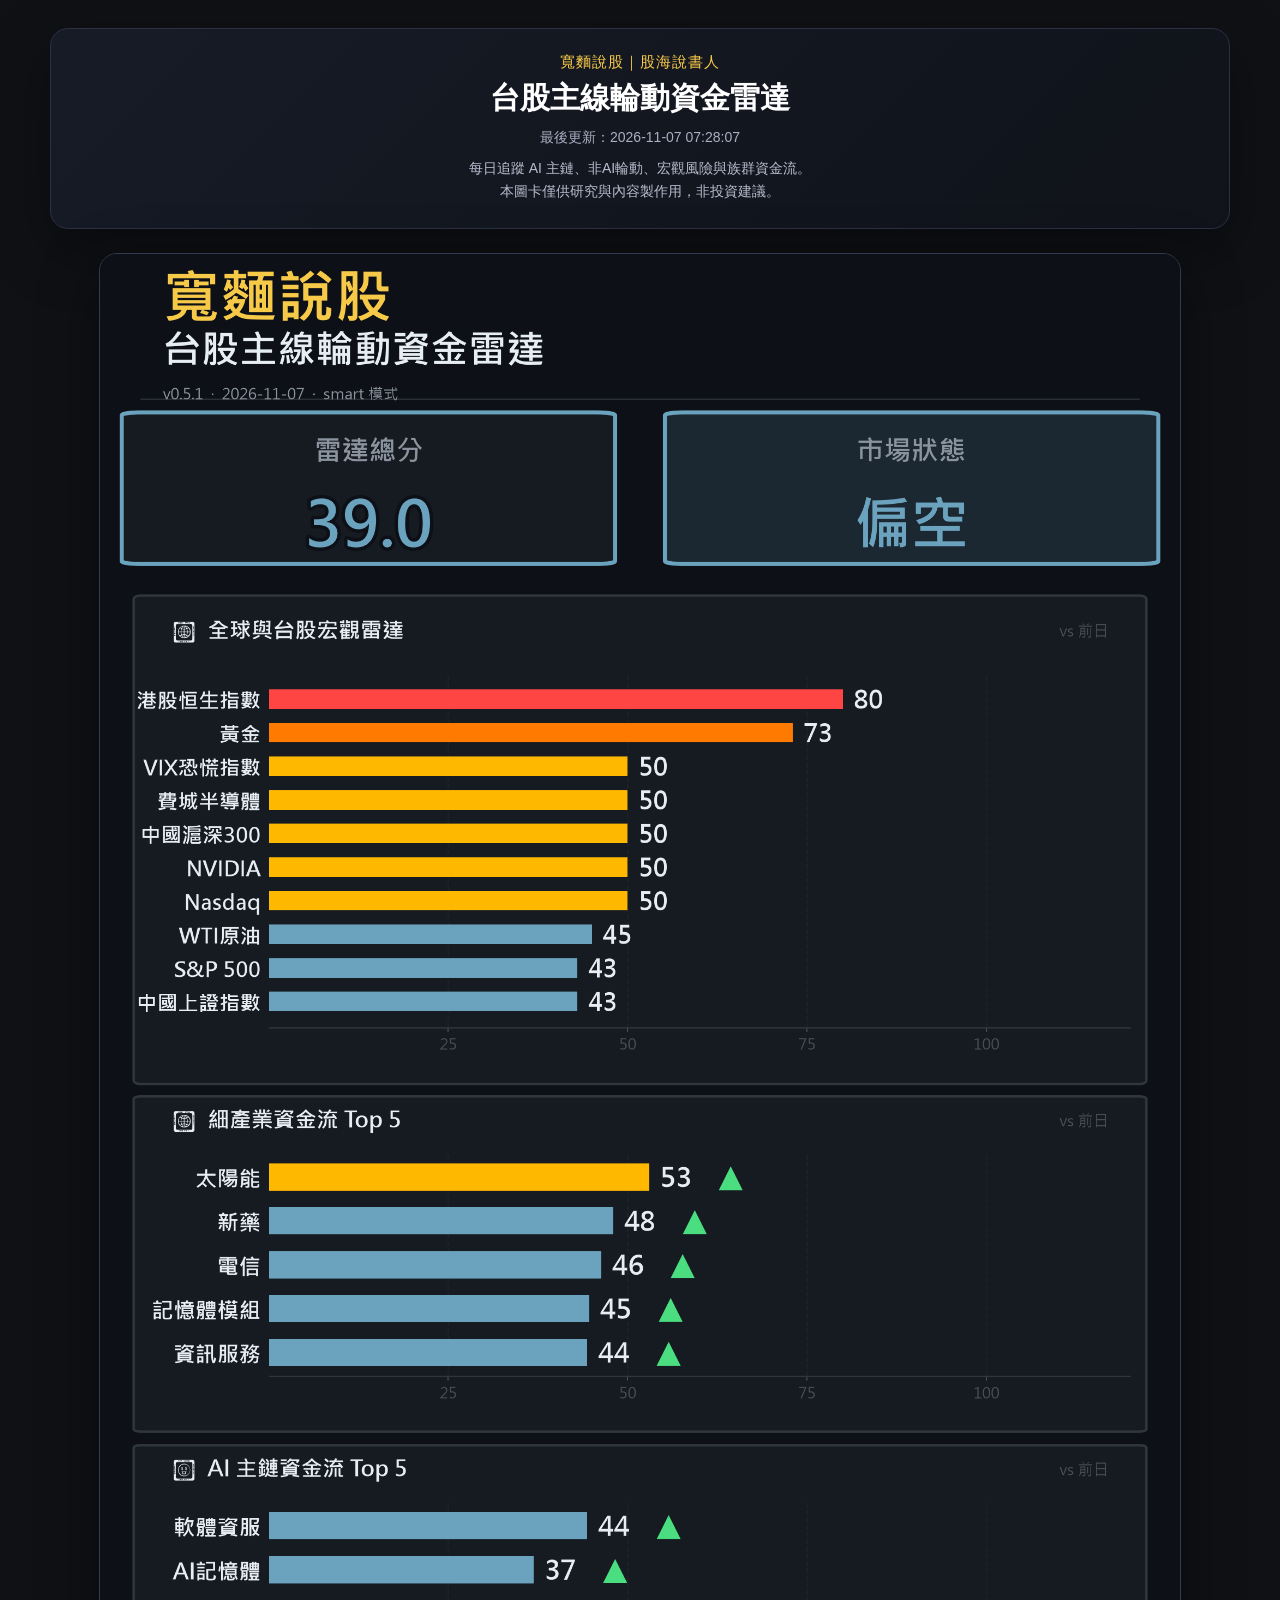
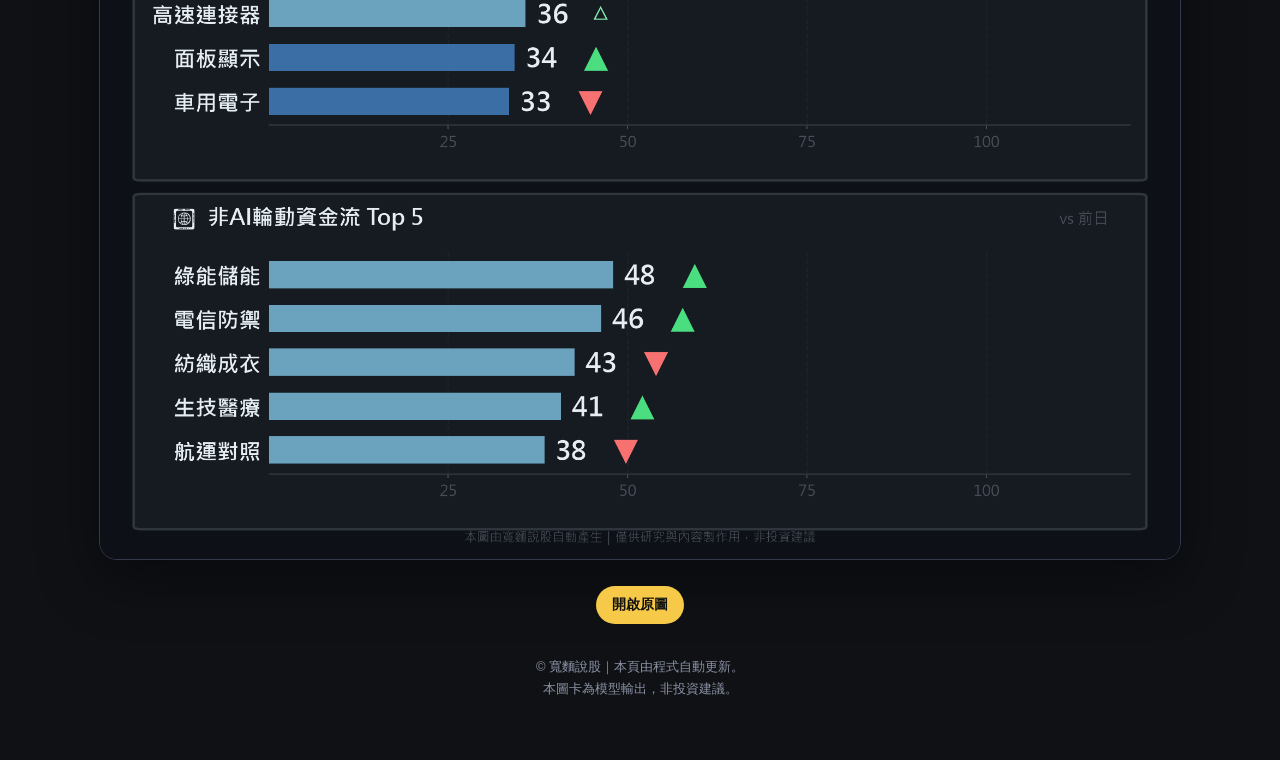
<file: index.html>
<!DOCTYPE html>
<html lang="zh-Hant">
<head>
  <meta charset="UTF-8">
  <meta name="viewport" content="width=device-width, initial-scale=1.0">

  <title>寬麵說股｜台股主線輪動資金雷達</title>
  <meta name="description" content="寬麵說股每日台股主線輪動資金雷達圖卡。">

  <style>
    body {
      margin: 0;
      padding: 0;
      background: #0f1115;
      color: #e8e8e8;
      font-family: -apple-system, BlinkMacSystemFont, "Microsoft JhengHei", "Noto Sans TC", Arial, sans-serif;
    }

    .container {
      max-width: 1180px;
      margin: 0 auto;
      padding: 28px 16px 60px;
      text-align: center;
    }

    .hero {
      margin-bottom: 22px;
      padding: 24px 20px;
      border: 1px solid #2b3142;
      border-radius: 18px;
      background: linear-gradient(135deg, #171b26, #10131a);
      box-shadow: 0 20px 60px rgba(0,0,0,0.35);
    }

    .brand {
      color: #f7c948;
      font-size: 15px;
      letter-spacing: 1px;
      margin-bottom: 6px;
    }

    h1 {
      margin: 4px 0 10px;
      font-size: 30px;
      color: #ffffff;
      line-height: 1.35;
    }

    .updated {
      color: #a8b0c2;
      font-size: 14px;
    }

    .notice {
      margin-top: 10px;
      color: #b7becf;
      font-size: 14px;
      line-height: 1.7;
    }

    .dashboard-wrap {
      margin-top: 24px;
    }

    .dashboard {
      width: 100%;
      max-width: 1080px;
      border-radius: 18px;
      border: 1px solid #333a4d;
      box-shadow: 0 18px 60px rgba(0,0,0,0.45);
      background: #111;
    }

    .actions {
      margin-top: 22px;
      display: flex;
      justify-content: center;
      gap: 12px;
      flex-wrap: wrap;
    }

    .btn {
      display: inline-block;
      padding: 10px 16px;
      border-radius: 999px;
      background: #f7c948;
      color: #111;
      text-decoration: none;
      font-weight: 700;
      font-size: 14px;
    }

    .footer {
      margin-top: 32px;
      color: #8a91a3;
      font-size: 13px;
      line-height: 1.7;
    }

    @media (max-width: 768px) {
      h1 {
        font-size: 24px;
      }

      .container {
        padding: 18px 10px 40px;
      }

      .hero {
        padding: 20px 14px;
      }

      .dashboard {
        border-radius: 12px;
      }
    }
  </style>
</head>

<body>
  <div class="container">
    <section class="hero">
      <div class="brand">寬麵說股｜股海說書人</div>
      <h1>台股主線輪動資金雷達</h1>
      <div class="updated">最後更新：2026-11-07 07:28:07</div>
      <div class="notice">
        每日追蹤 AI 主鏈、非AI輪動、宏觀風險與族群資金流。<br>
        本圖卡僅供研究與內容製作用，非投資建議。
      </div>
    </section>

    <section class="dashboard-wrap">
      <img class="dashboard" src="dashboard.png?v=20261107" alt="寬麵說股 台股主線輪動資金雷達">
    </section>

    <div class="actions">
      <a class="btn" href="dashboard.png?v=20261107" target="_blank">開啟原圖</a>
    </div>

    <div class="footer">
      © 寬麵說股｜本頁由程式自動更新。<br>
      本圖卡為模型輸出，非投資建議。
    </div>
  </div>
</body>
</html>
</file>
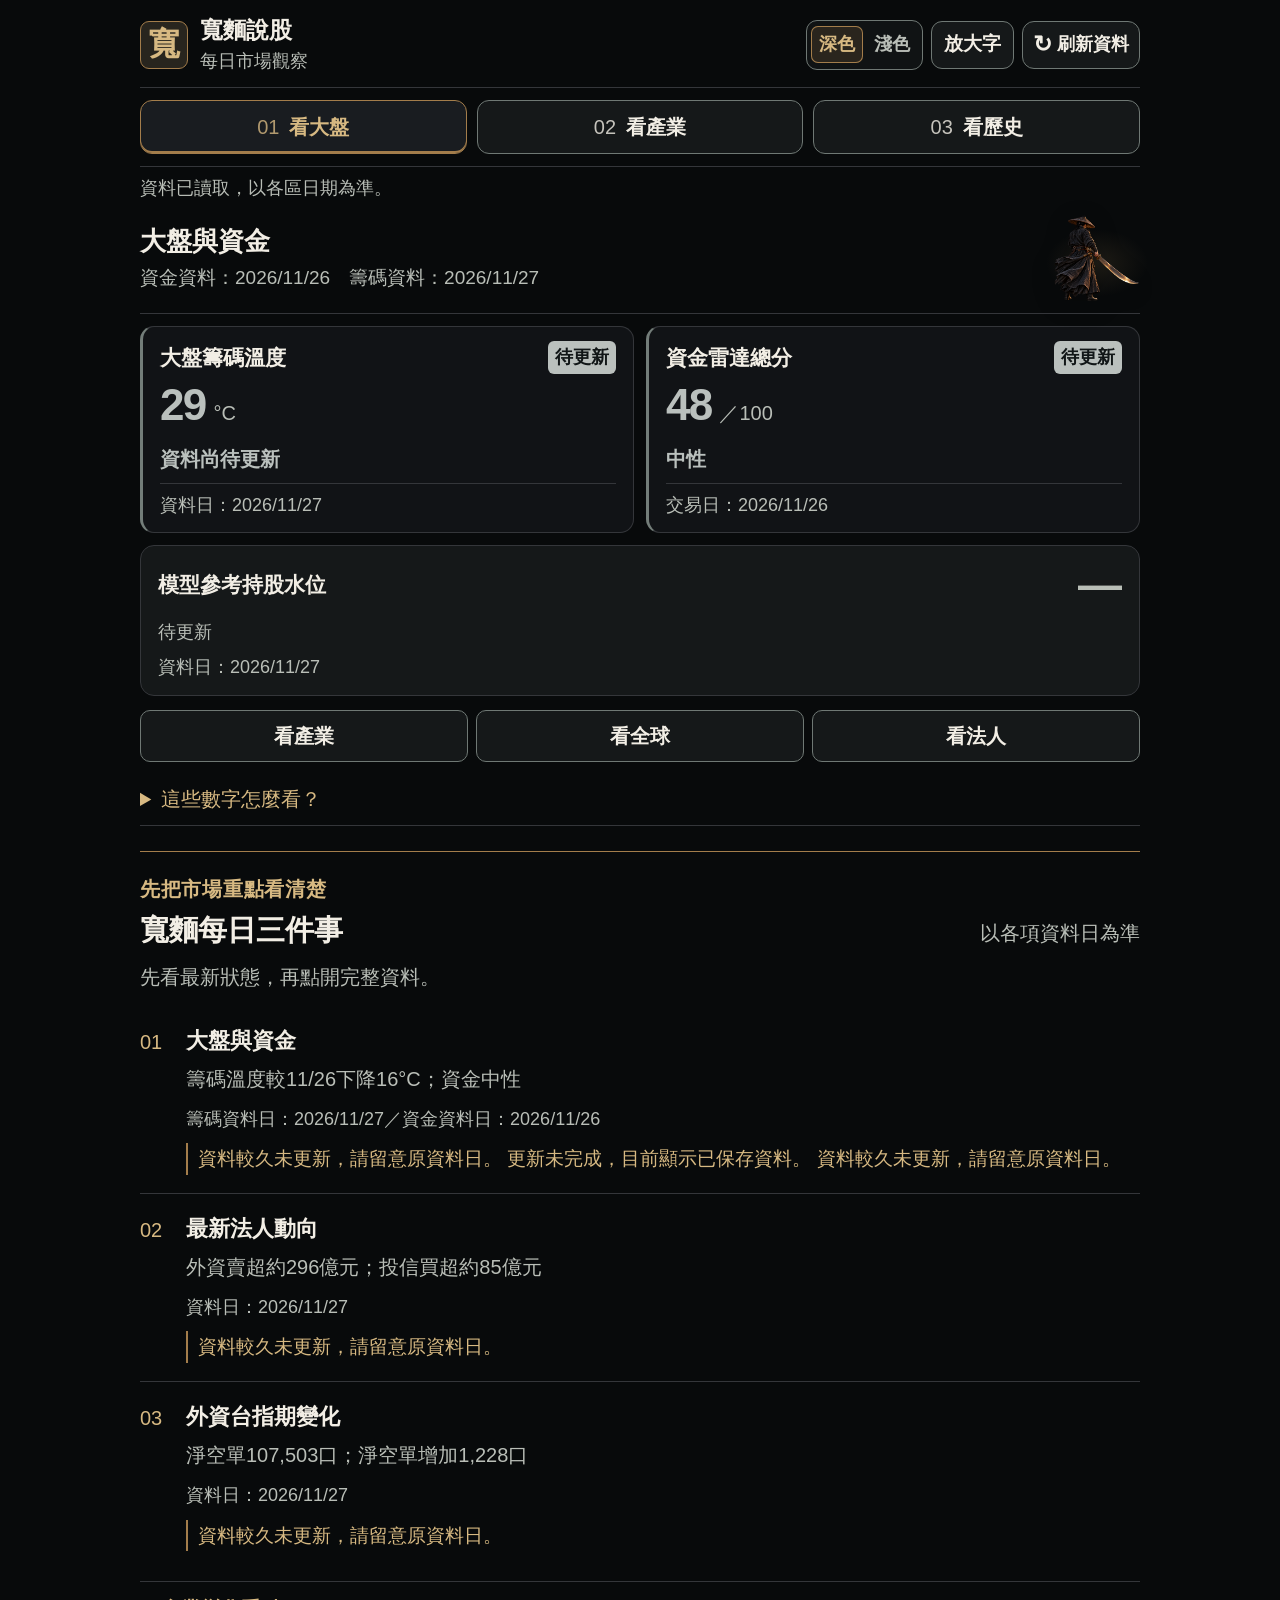
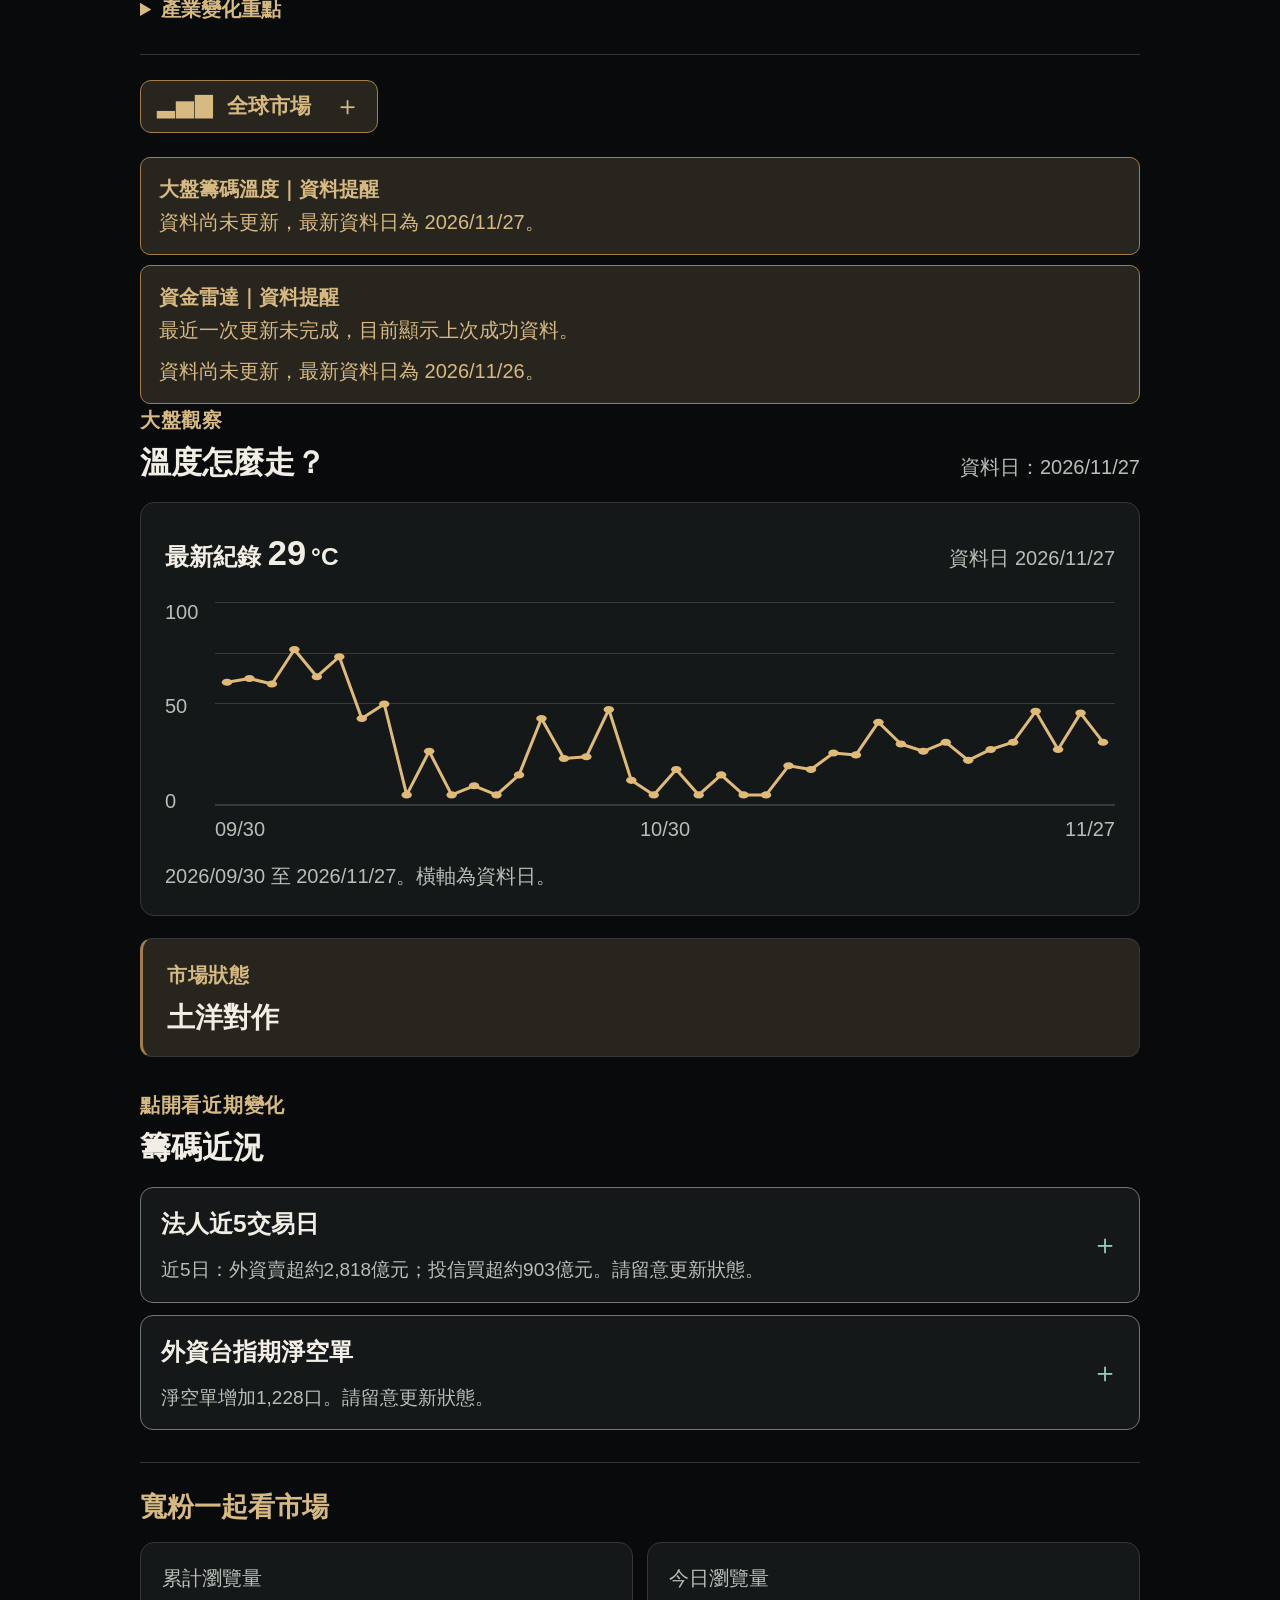
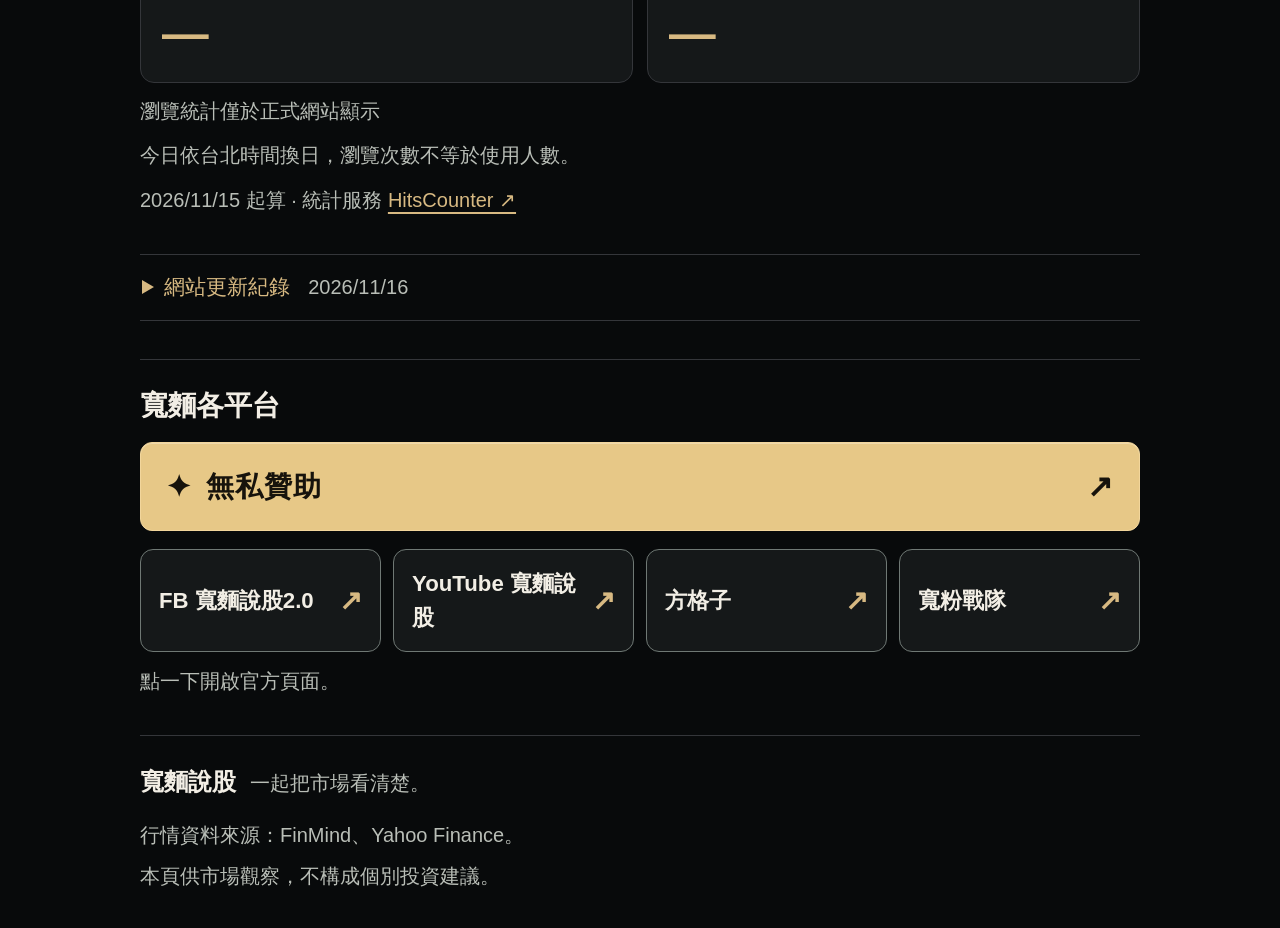
<file: web/index.html>
<!doctype html>
<html lang="zh-Hant-TW" data-theme="dark" data-text-size="standard">
  <head>
    <meta charset="UTF-8">
    <meta name="viewport" content="width=device-width, initial-scale=1">
    <meta id="theme-color" name="theme-color" content="#080A0B">
    <meta name="kuanmian-ui-version" content="20261127-26">
    <meta name="description" content="寬麵說股：一起看懂大盤籌碼溫度、產業資金與歷史變化。">
    <title>寬麵說股｜大盤與資金雷達</title>
    <script>
      (() => {
        let theme = "dark", textSize = "standard";
        try {
          if (localStorage.getItem("kuanmian-theme") === "light") theme = "light";
          if (localStorage.getItem("kuanmian-text-size") === "large") textSize = "large";
        } catch {}
        document.documentElement.dataset.theme = theme;
        document.documentElement.dataset.textSize = textSize;
        document.getElementById("theme-color").setAttribute("content", theme === "light" ? "#F5F1E9" : "#080A0B");
      })();
    </script>
    <link rel="stylesheet" href="./styles.css?v=20261127-26">
    <script src="./app.js?v=20261127-26" defer></script>
  </head>
  <body>
    <a class="skip-link" href="#main-content">跳到主要內容</a>
    <div class="page-shell">
      <header class="site-header">
        <a class="brand" href="./" aria-label="寬麵說股首頁"><span class="brand-mark" aria-hidden="true">寬</span><span>寬麵說股<span class="brand-subtitle">每日市場觀察</span></span></a>
        <div class="header-actions">
          <button id="theme-toggle" class="theme-toggle" type="button" role="switch" aria-checked="true" aria-label="深色模式，切換為淺色"><span class="theme-option-dark" aria-hidden="true">深色</span><span class="theme-option-light" aria-hidden="true">淺色</span></button>
          <button id="font-size-toggle" class="font-size-toggle" type="button" aria-pressed="false" aria-label="目前標準字體，切換為大字">大字</button>
          <button id="refresh-button" class="refresh-button" type="button"><span aria-hidden="true">↻</span> 刷新資料</button>
        </div>
      </header>

      <main id="main-content">
        <section id="version-notice" class="version-notice" aria-label="網站新版提醒" hidden>
          <p>網站有新版，更新後繼續看。</p>
          <div><button id="version-update-button" type="button">點此更新</button><button id="version-dismiss-button" type="button" aria-label="暫時關閉新版提醒">稍後</button></div>
        </section>
        <nav id="view-navigation" class="view-nav" aria-label="選擇觀察內容">
          <div class="view-tabs" role="tablist" aria-label="市場觀察分頁">
            <button id="tab-market" class="view-tab" type="button" role="tab" aria-selected="true" aria-controls="panel-market" tabindex="0" data-view="market"><span class="nav-number" aria-hidden="true">01</span>看大盤</button>
            <button id="tab-industry" class="view-tab" type="button" role="tab" aria-selected="false" aria-controls="panel-industry" tabindex="-1" data-view="industry"><span class="nav-number" aria-hidden="true">02</span>看產業</button>
            <button id="tab-history" class="view-tab" type="button" role="tab" aria-selected="false" aria-controls="panel-history" tabindex="-1" data-view="history"><span class="nav-number" aria-hidden="true">03</span>看歷史</button>
          </div>
        </nav>
        <p id="load-status" class="load-status" role="status" aria-live="polite">正在讀取最新資料…</p>




        <section id="panel-market" class="view-panel" role="tabpanel" aria-labelledby="tab-market" tabindex="0">
        <section class="intro" aria-labelledby="page-title">
          <div class="intro-heading"><h1 id="page-title">大盤與資金</h1><p id="overview-source-date" class="overview-source-date">市場資料日：—</p></div>
          <div id="hero-character-slot" class="hero-character-slot" aria-hidden="true"><img src="./assets/xiaolangke.png?v=20261115-sword" alt="" width="1254" height="1254" decoding="async" draggable="false"></div>
        </section>



        <section class="overview-grid" aria-label="市場總覽">
          <article id="temperature-card" class="overview-card temperature-card" data-signal="unavailable">
            <div class="card-topline"><h2>大盤籌碼溫度</h2><span id="temperature-signal" class="card-tag" role="status" aria-live="polite">讀取中</span></div>
            <div class="score-line"><strong id="temperature-score">—</strong><span id="temperature-scale" class="score-unit">°C</span></div>
            <p id="temperature-state" class="card-state">資料讀取中</p>
            <p id="temperature-date" class="data-date">資料日：—</p>
          </article>
          <article id="radar-card" class="overview-card radar-card" data-signal="unavailable">
            <div class="card-topline"><h2>資金雷達總分</h2><span id="radar-signal" class="card-tag" role="status" aria-live="polite">讀取中</span></div>
            <div class="score-line"><strong id="radar-score">—</strong><span id="radar-scale" class="score-unit">／100</span></div>
            <p id="radar-state" class="card-state">資料讀取中</p>
            <p id="radar-date" class="data-date">交易日：—</p>
          </article>
        </section>

        <section id="holding-reference-card" class="holding-reference-card" aria-labelledby="holding-reference-title" data-available="false">
          <h2 id="holding-reference-title">模型參考持股水位</h2>
          <strong id="holding-reference-value" class="holding-reference-value">—</strong>
          <p id="holding-reference-status" class="holding-reference-status" role="status" aria-live="polite">讀取中</p>
          <p id="holding-reference-date" class="holding-reference-date">資料日：—</p>
        </section>

        <nav class="quick-tools" aria-label="快速查看市場資料">
          <button id="quick-industry-button" type="button">看產業</button>
          <button id="quick-global-button" type="button">看全球</button>
          <button id="quick-chips-button" type="button">看法人</button>
        </nav>
        <details class="reading-guide">
          <summary>這些數字怎麼看？</summary>
          <dl><div><dt>大盤籌碼溫度</dt><dd>搭配狀態標籤，觀察大盤籌碼與風險提醒。</dd></div><div><dt>資金雷達分數</dt><dd>以0–100分觀察資金表現；分數與價格漲跌分開看。</dd></div><div><dt>模型參考持股水位</dt><dd>持股部位的參考比例，請搭配自己的資金安排判斷。</dd></div></dl>
        </details>

        <section id="latest-highlights" class="latest-highlights" aria-labelledby="highlights-title">
          <div class="brief-heading"><div><p class="eyebrow">先把市場重點看清楚</p><h2 id="highlights-title">寬麵每日三件事</h2></div><p id="highlights-date" class="section-date">依各項資料日</p></div>
          <p id="highlights-status" class="brief-status"></p>
          <div id="daily-brief-list" class="highlight-list daily-brief-list"><p class="empty-state">正在整理市場重點…</p></div>
          <details id="industry-highlight-details" class="industry-highlight-details" hidden>
            <summary>產業變化重點</summary>
            <p id="industry-highlights-date" class="section-date"></p>
            <p id="industry-highlights-status" class="brief-status"></p>
            <div id="highlight-list" class="highlight-list"></div>
            <button id="brief-industry-button" class="brief-action" type="button">看產業變化 <span aria-hidden="true">→</span></button>
          </details>
        </section>

        <section class="global-section" aria-label="全球市場行情">
          <button id="global-market-toggle" class="global-market-toggle" type="button" aria-expanded="false" aria-controls="global-market-content" data-disclosure="global-market-content"><span class="global-market-icon" aria-hidden="true">▂▅▇</span><span>全球市場</span><span class="disclosure-symbol" aria-hidden="true">＋</span></button>
          <div id="global-market-content" class="global-market-content" hidden>
            <div class="global-market-heading"><h2>原油、黃金與各國指數</h2><p>最近一日漲跌，與前一筆日資料比較。</p></div>
            <div class="global-market-filters" role="group" aria-label="選擇市場分類">
              <button id="global-filter-focus" type="button" data-global-filter="focus" aria-pressed="true">重點</button>
              <button id="global-filter-us" type="button" data-global-filter="us" aria-pressed="false">美股</button>
              <button id="global-filter-asia" type="button" data-global-filter="asia" aria-pressed="false">亞洲</button>
              <button id="global-filter-fx" type="button" data-global-filter="fx" aria-pressed="false">匯率</button>
              <button id="global-filter-all" type="button" data-global-filter="all" aria-pressed="false">全部</button>
            </div>
            <p id="global-market-status" class="global-market-status" role="status">正在讀取市場資料…</p>
            <p id="global-market-scale" class="global-market-scale"></p>
            <div id="global-market-list" class="global-market-list"><p class="empty-state">正在讀取市場資料…</p></div>
            <p class="global-market-caption">各市場交易日不同，以每項資料日為準。原油、黃金為期貨價格；本區並非即時報價。</p>
            <button id="global-market-close" class="global-market-close" type="button">收合全球市場</button>
          </div>
        </section>

        <div id="data-notices" class="data-notices" aria-live="polite"></div>

          <div class="section-heading"><div><p class="eyebrow">大盤觀察</p><h2>溫度怎麼走？</h2></div><p id="market-chart-date" class="section-date">資料日：—</p></div>
          <div id="temperature-chart" class="chart-card"><p class="empty-state">正在讀取溫度趨勢…</p></div>
          <article id="structure-card" class="structure-card"><p class="empty-state">正在讀取市場狀態…</p></article>
          <section class="chips-section" aria-labelledby="chips-title">
            <div class="section-heading"><div><p class="eyebrow">點開看近期變化</p><h2 id="chips-title">籌碼近況</h2></div></div>
            <div class="chips-disclosures">
              <article class="chips-disclosure">
                <button class="chips-toggle" type="button" aria-expanded="false" aria-controls="chips-institutional" data-disclosure="chips-institutional"><span class="chips-toggle-copy"><span>法人近5交易日</span><span id="institutional-toggle-summary" class="chips-toggle-summary">正在整理近期動向…</span></span><span class="disclosure-symbol" aria-hidden="true">＋</span></button>
                <div id="chips-institutional" class="chips-content" hidden><p class="empty-state">尚未取得資料。</p></div>
              </article>
              <article class="chips-disclosure">
                <button class="chips-toggle" type="button" aria-expanded="false" aria-controls="chips-futures" data-disclosure="chips-futures"><span class="chips-toggle-copy"><span id="chips-futures-title">外資台指期淨空單</span><span id="futures-toggle-summary" class="chips-toggle-summary">正在整理口數變化…</span></span><span class="disclosure-symbol" aria-hidden="true">＋</span></button>
                <div id="chips-futures" class="chips-content" hidden><p class="empty-state">尚未取得資料。</p></div>
              </article>
            </div>
          </section>
        </section>

        <section id="panel-industry" class="view-panel" role="tabpanel" aria-labelledby="tab-industry" tabindex="0" hidden>
          <div class="section-heading"><div><p id="industry-eyebrow" class="eyebrow">產業資金觀察</p><h2 id="industry-title">細產業資金前 10</h2></div><p id="industry-date" class="section-date">資料日：—</p></div>
          <p id="industry-description" class="section-description">只列資金分數前 10 個細產業，點開看產業變化。</p>
          <p id="industry-update-note" class="industry-update-note" role="status"></p>
          <section id="watched-industries" class="watched-industries" aria-labelledby="watched-title">
            <div class="watched-heading"><h3 id="watched-title" tabindex="-1">我關注的產業</h3><p id="watched-industry-note">從下方點「關注」，同一瀏覽器最多記住5個。</p></div>
            <p id="watched-industry-status" class="watched-industry-status" role="status" aria-live="polite"></p>
            <div id="watched-industry-list" class="watched-industry-list"><p class="watched-empty">先選你常看的產業，下次就容易找到。</p></div>
          </section>
          <div class="industry-modes" role="group" aria-label="產業查看方式">
            <button id="industry-mode-ranking" type="button" aria-pressed="true">看排名</button>
            <button id="industry-mode-change" type="button" aria-pressed="false">看升降</button>
            <button id="industry-mode-radar" type="button" aria-pressed="false">看雷達</button>
          </div>
          <section id="industry-radar" class="industry-radar" aria-labelledby="radar-comparison-title" hidden>
            <h3 id="radar-comparison-title" class="sr-only">產業強弱，放在一起看</h3>
            <details id="radar-picker" class="radar-picker">
              <summary id="radar-picker-summary">更換比較產業（已選5）</summary>
              <p class="radar-picker-help">從目前前10名選3–5個產業比較。</p>
              <div id="radar-selectors" class="radar-selectors" role="group" aria-label="選擇雷達比較產業"></div>
              <p id="radar-selection-note" class="radar-selection-note" role="status" aria-live="polite"></p>
            </details>
            <div id="radar-comparison" class="radar-comparison"></div>
          </section>
          <div id="industry-list" class="industry-list"><p class="empty-state">正在讀取產業資料…</p></div>
        </section>

        <section id="panel-history" class="view-panel" role="tabpanel" aria-labelledby="tab-history" tabindex="0" hidden>
          <div class="section-heading"><div><p class="eyebrow">回頭看變化</p><h2>兩套紀錄，分開看</h2></div></div>
          <p class="section-description">市場資料日是行情所屬日期；整理日是網站保存結果的日期，兩者分開標示。</p>
          <section class="history-section" aria-labelledby="temperature-history-title">
            <div class="history-heading"><h3 id="temperature-history-title">大盤籌碼溫度</h3><p id="temperature-history-dates" class="section-date">資料期間：—</p></div>
            <div id="temperature-history-chart" class="chart-card"><p class="empty-state">正在讀取歷史資料…</p></div>
            <div id="temperature-history-records"></div>
          </section>
          <section class="history-section" aria-labelledby="radar-history-title">
            <div class="history-heading"><h3 id="radar-history-title">資金分數歷史</h3><p id="radar-history-dates" class="section-date">整理期間：—</p></div>
            <div id="radar-history-chart" class="chart-card"><p class="empty-state">正在讀取歷史資料…</p></div>
            <div id="radar-history-records"></div>
          </section>
        </section>
        <section class="visitor-section" aria-labelledby="visitor-title">
          <h2 id="visitor-title">寬粉一起看市場</h2>
          <dl class="visitor-grid" aria-live="polite" aria-atomic="true">
            <div class="visitor-card"><dt>累計瀏覽量</dt><dd id="visitor-total">—</dd></div>
            <div class="visitor-card"><dt>今日瀏覽量</dt><dd id="visitor-today">—</dd></div>
          </dl>
          <p id="visitor-status" class="visitor-status" role="status">統計讀取中…</p>
          <p class="visitor-caption">今日依台北時間換日，瀏覽次數不等於使用人數。</p>
          <p class="visitor-source">2026/11/15 起算 · 統計服務 <a href="https://hitscounter.dev/" target="_blank" rel="noopener noreferrer">HitsCounter ↗</a></p>
        </section>
        <details class="release-notes">
          <summary>網站更新紀錄 <span>2026/11/16</span></summary>
          <div class="release-content">
            <p class="release-caption">功能維護與市場資料日期分開記錄。</p>
            <article><time datetime="2026-11-16">11/16</time><p>新增寬麵每日三件事、法人近期合計與收合摘要；產業可按「關注」記在同一瀏覽器，掉出本期前10時會明確標示。</p></article>
            <article><time datetime="2026-11-16">11/16</time><p>首頁先看市場日期、大盤與資金結果及參考水位；加入可保存的大字選擇、白話數字說明與市場分類。刷新保留展開內容，後續新版提供更新提醒。</p></article>
            <article><time datetime="2026-11-15">11/15</time><p>新增可展開的全球市場，查看原油、黃金、VIX 與各國指數的漲跌長條、價格及資料日。入口提前、最新變化摘要、產業名次變動與雷達比較上線；新增累計與今日瀏覽量，首頁換上黑袍持刀浪客。</p></article>
            <article><time datetime="2026-11-14">11/14</time><p>加入產業近5筆走勢、分數升降標示，恢復模型參考持股水位，並調整手機閱讀間距。</p></article>
          </div>
        </details>
        <section class="platform-section" aria-labelledby="platform-title">
          <h2 id="platform-title">寬麵各平台</h2>
          <a class="support-link" href="https://portaly.cc/widenoodlestalkstocks/support" target="_blank" rel="noopener noreferrer"><span class="support-mark" aria-hidden="true">✦</span><span>無私贊助</span><span class="support-open" aria-hidden="true">↗</span></a>
          <nav class="platform-grid" aria-label="寬麵各平台連結">
            <a class="platform-link" href="https://www.facebook.com/Windenoodles" target="_blank" rel="noopener noreferrer"><span>FB 寬麵說股2.0</span><span class="platform-open" aria-hidden="true">↗</span></a>
            <a class="platform-link" href="https://www.youtube.com/@widenoodlestalkstocks" target="_blank" rel="noopener noreferrer" aria-label="YouTube 寬麵說股"><span>YouTube <span class="platform-name">寬麵說股</span></span><span class="platform-open" aria-hidden="true">↗</span></a>
            <a class="platform-link" href="https://vocus.cc/salon/widenoodlestalkstock" target="_blank" rel="noopener noreferrer" aria-label="方格子 寬麵的股海踏浪筆記"><span>方格子</span><span class="platform-open" aria-hidden="true">↗</span></a>
            <a class="platform-link" href="https://portaly.cc/widenoodlestalkstocks/pages/about" target="_blank" rel="noopener noreferrer" aria-label="寬粉戰隊 官方加入流程"><span>寬粉戰隊</span><span class="platform-open" aria-hidden="true">↗</span></a>
          </nav>
          <p class="platform-hint">點一下開啟官方頁面。</p>
        </section>
      </main>

      <footer class="site-footer">
        <div class="footer-brand">寬麵說股<span>一起把市場看清楚。</span></div>
        <p>行情資料來源：FinMind、Yahoo Finance。</p>
        <p>本頁供市場觀察，不構成個別投資建議。</p>
      </footer>
    </div>
    <noscript><p class="noscript-message">請啟用瀏覽器的 JavaScript，以查看資料與切換內容。</p></noscript>
  </body>
</html>
</file>
<file: web/styles.css>
:root{color-scheme:dark;--bg:#080A0B;--panel:#151819;--panel-deep:#101314;--line:#34363A;--control-line:#6F7874;--text:#F2EEE5;--muted:#B9BEB7;--gold:#A37D4B;--gold-text:#D7B982;--gold-soft:#28251E;--cyan:#96C8BE;--teal-soft:#182725;--hover:#222724;--selected:#2A251D;--selected-ink:#D7B982;--tab-active:#191C20;--chart-grid:#343B3B;--chart-temperature:#E0BB78;--chart-radar:#96C8BE;--signal-tag-text:#111617;--radius:14px}
:root[data-theme="light"]{color-scheme:light;--bg:#F5F1E9;--panel:#FFFDFA;--panel-deep:#EEEAE1;--line:#CBC6BA;--control-line:#858575;--text:#253B3C;--muted:#505F5D;--gold:#AC854B;--gold-text:#77531F;--gold-soft:#EEE3CE;--cyan:#28615C;--teal-soft:#E3EFEB;--hover:#EDE7D9;--selected:#294544;--selected-ink:#FFFDF6;--chart-grid:#D8D1C2;--chart-temperature:#94682D;--chart-radar:#28615C;--signal-tag-text:#FFFFFF}
*{box-sizing:border-box}
html{scroll-behavior:smooth;scroll-padding-top:100px}
body{margin:0;background:var(--bg);color:var(--text);font-family:"Noto Sans TC","Microsoft JhengHei",-apple-system,BlinkMacSystemFont,"Segoe UI",sans-serif;font-size:1rem;line-height:1.65;-webkit-font-smoothing:antialiased}
button,a{-webkit-tap-highlight-color:transparent;touch-action:manipulation}
button{font:inherit;color:inherit;cursor:pointer}
button:disabled{cursor:wait;opacity:.65}
a{color:var(--cyan);text-underline-offset:5px}
button:focus-visible,a:focus-visible,summary:focus-visible,[tabindex="0"]:focus-visible{outline:3px solid var(--cyan);outline-offset:5px}
button:focus:not(:focus-visible),[tabindex="0"]:focus:not(:focus-visible){outline:none}
[hidden]{display:none!important}
h1,h2,h3,p{margin:0}
h1,h2,h3{line-height:1.35}
h2{font-size:1.55556rem;font-weight:750}
h3{font-size:1.27778rem}
.page-shell{width:min(1064px,100%);margin:auto;padding:0 32px}
.skip-link{position:absolute;top:-90px;left:20px;z-index:30;background:var(--text);color:var(--panel);padding:10px 18px;border-radius:8px}
.skip-link:focus{top:10px}
.site-header{display:flex;align-items:center;justify-content:space-between;gap:18px;padding:26px 0 22px;border-bottom:1px solid var(--line)}
.brand{display:flex;align-items:center;gap:12px;text-decoration:none;color:var(--text);font-size:1.27778rem;font-weight:750;line-height:1.3}
.brand-mark{display:grid;place-items:center;width:48px;height:48px;border:1px solid var(--gold);border-radius:9px;background:var(--gold-soft);color:var(--gold-text);font-family:"Noto Serif TC","PMingLiU",serif;font-size:1.61111rem}
.brand-subtitle{display:block;margin-top:4px;color:var(--muted);font-size:1rem;font-weight:400}
.refresh-button{flex-shrink:0;display:flex;align-items:center;justify-content:center;gap:7px;min-height:48px;padding:8px 15px;background:var(--panel);border:1px solid var(--control-line);border-radius:12px;font-size:1rem;font-weight:600}
.refresh-button>span{font-size:1.44444rem;line-height:1}
.header-actions{display:flex;align-items:center;gap:12px}
.theme-toggle{display:flex;align-items:center;gap:3px;min-height:50px;padding:4px;border:1px solid var(--control-line);border-radius:11px;background:var(--panel-deep);font-size:1rem;font-weight:650;line-height:1.4}
.theme-toggle>span{display:block;min-width:62px;padding:7px 12px;border-radius:7px;color:var(--muted)}
:root:not([data-theme="light"]) .theme-option-dark,:root[data-theme="light"] .theme-option-light{background:var(--selected);color:var(--selected-ink);box-shadow:inset 0 0 0 1px var(--gold)}
:root[data-theme="light"]{--tab-active:#EEE3CE}
.intro{position:relative;display:grid;grid-template-columns:minmax(0,1fr) 220px;column-gap:28px;row-gap:10px;align-items:center;padding:32px 0 30px;margin-bottom:10px}
.intro::after{content:"";position:absolute;bottom:0;left:0;width:100%;height:1px;background:var(--line);pointer-events:none}
.intro-heading{grid-column:1;grid-row:1;min-width:0}
.eyebrow{color:var(--gold-text);font-size:1rem;font-weight:650;letter-spacing:.035em}
.intro h1{margin-top:10px;font-size:clamp(1.88889rem,4.6vw,2.66667rem);letter-spacing:.01em}
.intro-copy{grid-column:1;grid-row:2;color:var(--muted);font-size:1.11111rem;max-width:700px}
.mobile-break{display:none}
.hero-character-slot{position:relative;isolation:isolate;grid-column:2;grid-row:1/span 2;justify-self:end;align-self:center;width:220px;max-height:220px;pointer-events:none}
.hero-character-slot::before{content:"";position:absolute;z-index:-1;inset:15% -12% 4%;border-radius:50%;background:radial-gradient(ellipse,rgba(183,150,94,.13),transparent 68%)}
.hero-character-slot img{display:block;width:100%;height:auto;max-height:220px;object-fit:contain;filter:drop-shadow(0 6px 12px rgba(0,0,0,.2))}
.hero-character-slot:empty{display:none}
.intro:has(.hero-character-slot:empty){grid-template-columns:minmax(0,1fr)}
.load-status{color:var(--muted);margin:13px 0 18px;min-height:30px;font-size:1rem}
.overview-grid{display:grid;grid-template-columns:1fr 1fr;gap:20px}
.overview-card{display:flex;flex-direction:column;padding:23px 26px;border:1px solid var(--line);border-radius:var(--radius);background:var(--panel);min-width:0}
.radar-card{border-top-color:var(--cyan)}
.card-topline{display:flex;align-items:center;justify-content:space-between;gap:8px;flex-wrap:wrap}
.card-topline h2{font-size:1.33333rem}
.card-tag{font-size:1rem;color:var(--gold-text);background:var(--gold-soft);padding:2px 10px;border-radius:7px;max-width:100%;white-space:normal;overflow-wrap:anywhere}
.radar-card .card-tag{color:var(--cyan);background:var(--teal-soft)}
.score-line{display:flex;align-items:baseline;flex-wrap:wrap;gap:6px 8px;min-width:0;max-width:100%;margin-top:12px;line-height:1.25}
.score-line strong{font-size:3.55556rem;font-weight:750;line-height:1.2;letter-spacing:-.04em;color:var(--text);font-variant-numeric:tabular-nums}
.score-unit{font-size:1.11111rem;color:var(--muted);white-space:nowrap}
.card-state{align-self:stretch;min-width:0;max-width:100%;margin:14px 0 0;padding:10px 14px;border:1px solid var(--line);border-radius:10px;background:var(--panel-deep);font-size:1.22222rem;font-weight:650;line-height:1.55;white-space:normal;overflow-wrap:anywhere}
.data-date{margin-top:12px;padding-top:12px;border-top:1px solid var(--line);font-size:1rem;color:var(--muted);overflow-wrap:anywhere}
.data-notices:empty{display:none}
.holding-reference-card{display:flex;flex-direction:column;min-width:0;margin-top:18px;padding:22px 26px;border:1px solid var(--line);border-radius:var(--radius);background:var(--panel)}
.holding-reference-card h2{font-size:1.33333rem;overflow-wrap:anywhere}
.holding-reference-value{display:block;max-width:100%;margin-top:12px;color:var(--gold-text);font-size:2.88889rem;font-weight:750;line-height:1.2;font-variant-numeric:tabular-nums;overflow-wrap:anywhere}
.holding-reference-status{margin-top:12px;color:var(--muted);font-size:1rem;overflow-wrap:anywhere}
.holding-reference-date{margin-top:12px;color:var(--muted);font-size:1rem;overflow-wrap:anywhere}
.holding-reference-card[data-available="false"] .holding-reference-value{color:var(--muted)}
@media(max-width:600px){.holding-reference-card{padding:18px;margin-top:15px}.holding-reference-card h2{font-size:1.22222rem}.holding-reference-value{font-size:2.66667rem}}
.data-notices{margin-top:20px}
.notice{padding:15px 18px;margin-top:10px;border:1px solid var(--gold);border-radius:10px;background:var(--gold-soft);color:var(--gold-text);overflow-wrap:anywhere}
.notice strong{display:block}
.notice p+p{margin-top:8px}
.view-nav{position:sticky;top:0;z-index:10;background:var(--bg);padding:18px 0 16px;border-bottom:1px solid var(--line);margin-top:9px}
.view-tabs{display:grid;grid-template-columns:repeat(3,minmax(0,1fr));gap:10px}
.view-tab{display:flex;justify-content:center;align-items:center;gap:10px;min-height:62px;padding:12px 8px;border:1px solid var(--control-line);border-radius:12px;background:var(--panel);font-size:1.22222rem;font-weight:700;white-space:nowrap}
.view-tab[aria-selected="true"]{color:var(--gold-text);border-color:var(--gold);background:var(--tab-active,var(--gold-soft));box-shadow:inset 0 -2px 0 var(--gold)}
.nav-number{font-size:1rem;opacity:.8;font-weight:500}
.view-panel{padding:30px 0 0;min-height:320px}
.section-heading{display:flex;align-items:end;justify-content:space-between;gap:16px;margin-bottom:18px}
.section-heading .eyebrow{margin-bottom:5px}
.section-date{color:var(--muted);font-size:1rem}
.section-description{font-size:1.05556rem;color:var(--muted);margin-bottom:21px}
.chart-card{border:1px solid var(--line);border-radius:var(--radius);background:var(--panel);padding:22px 24px}
.chart-top{display:flex;align-items:baseline;justify-content:space-between;gap:12px;flex-wrap:wrap;margin-bottom:20px}
.chart-current{font-size:1.22222rem;font-weight:650}
.chart-current strong{font-size:1.72222rem;color:var(--text);margin-right:5px}
.chart-current.cyan strong{color:var(--cyan)}
.chart-window{font-size:1rem;color:var(--muted)}
.plot-layout{display:grid;grid-template-columns:40px minmax(0,1fr);column-gap:10px}
.chart-axis-y{display:flex;flex-direction:column;justify-content:space-between;padding-bottom:31px;color:var(--muted);font-size:1rem;line-height:1}
.plot-main{min-width:0}
.plot-area{height:204px;position:relative;background:repeating-linear-gradient(to bottom,transparent 0,transparent calc(25% - 1px),var(--chart-grid) calc(25% - 1px),var(--chart-grid) 25%);border-top:1px solid var(--chart-grid);border-bottom:1px solid var(--chart-grid)}
.plot-area svg{width:100%;height:100%;display:block;overflow:visible}
.chart-axis-x{display:flex;justify-content:space-between;gap:8px;color:var(--muted);font-size:1rem;line-height:1.3;margin-top:10px}
.chart-axis-x span:nth-child(2){text-align:center}
.chart-axis-x span:last-child{text-align:right}
.chart-caption{color:var(--muted);font-size:1rem;margin-top:18px}
.empty-state{padding:26px 8px;color:var(--muted);text-align:center;font-size:1.05556rem;overflow-wrap:anywhere}
.structure-card{margin:22px 0 32px;border:1px solid var(--line);border-left:3px solid var(--gold);border-radius:12px;padding:20px 24px;background:var(--gold-soft)}
.structure-card h3{font-size:1.38889rem;margin-top:7px}
.industry-list{display:grid;gap:11px}
.industry-item{border:1px solid var(--control-line);border-radius:13px;background:var(--panel);overflow:hidden}
.industry-toggle{width:100%;min-height:82px;display:flex;align-items:center;gap:15px;padding:15px 20px;border:0;background:transparent;text-align:left}
.industry-rank{display:grid;place-items:center;width:32px;height:32px;min-width:32px;background:var(--gold-soft);border-radius:8px;font-size:1rem;color:var(--gold-text);font-variant-numeric:tabular-nums}
.industry-name{font-size:1.16667rem;font-weight:650;flex:1;overflow-wrap:anywhere;min-width:0}
.industry-score{font-size:1.61111rem;color:var(--text);font-weight:750;font-variant-numeric:tabular-nums;white-space:nowrap}
.industry-metrics{display:flex;align-items:center;flex-wrap:wrap;gap:8px 12px;min-width:0}
.industry-delta{display:inline-flex;align-items:center;gap:5px;padding:3px 8px;border-radius:7px;background:var(--gold-soft);color:var(--muted);font-size:1.11111rem;font-weight:700;line-height:1.5;font-variant-numeric:tabular-nums;white-space:nowrap}
.industry-delta[data-direction="up"]{color:#FFFFFF;background:#C1121F}
.industry-delta[data-direction="down"]{color:#FFFFFF;background:#006B3C}
.industry-toggle .disclosure-symbol,.chips-toggle .disclosure-symbol{flex-shrink:0;color:var(--cyan);font-weight:400;font-size:1.38889rem;line-height:1}
.industry-detail{border-top:1px solid var(--line);padding:19px 22px;background:var(--panel-deep);font-size:1rem}
.detail-grid{display:grid;grid-template-columns:1fr 1fr;gap:17px;margin:0}
.detail-grid div{min-width:0}
.detail-grid dt{color:var(--muted);font-size:1rem;margin-bottom:3px}
.detail-grid dd{margin:0;font-size:1.16667rem;font-weight:650;overflow-wrap:anywhere}
.detail-source{font-size:1rem;color:var(--muted);margin-top:15px}
.industry-trend{min-width:0;margin:0 0 22px;padding-bottom:20px;border-bottom:1px solid var(--line)}
.industry-trend h3{font-size:1.16667rem;line-height:1.5;overflow-wrap:anywhere}
.industry-trend-meta{display:flex;justify-content:space-between;gap:5px 14px;flex-wrap:wrap;margin-top:7px;color:var(--muted);font-size:1rem;line-height:1.5}
.industry-trend-plot{height:134px;margin-top:13px;position:relative}
.industry-trend-drawing{position:absolute;inset:8px 0}
.industry-trend-drawing svg{display:block;width:100%;height:100%;overflow:visible}
.industry-trend-grid line{stroke:var(--chart-grid);stroke-width:1}
.industry-trend-line{stroke:var(--chart-radar);stroke-width:3;stroke-linecap:round;stroke-linejoin:round}
.industry-trend-point{position:absolute;width:9px;height:9px;border-radius:50%;border:2px solid var(--panel-deep);background:var(--chart-radar);box-shadow:0 0 0 1px var(--chart-radar);transform:translate(-50%,-50%);pointer-events:none}
.industry-trend-values{display:grid;grid-template-columns:repeat(var(--trend-days),minmax(0,1fr));gap:4px;margin:8px 0 0;text-align:center}
.industry-trend-values>div{min-width:0}
.industry-trend-values dt{font-size:0.94444rem;line-height:1.4;color:var(--muted);overflow-wrap:anywhere}
.industry-trend-values dd{margin:5px 0 0;font-size:1.22222rem;line-height:1.4;font-weight:700;font-variant-numeric:tabular-nums;letter-spacing:-.025em;overflow-wrap:anywhere}
.industry-trend-empty,.industry-trend-gap,.industry-trend-caption{margin-top:12px;color:var(--muted);font-size:1rem;overflow-wrap:anywhere}
.sr-only{position:absolute;width:1px;height:1px;padding:0;margin:-1px;overflow:hidden;clip-path:inset(50%);white-space:nowrap;border:0}
@media(max-width:360px){.industry-detail{padding-left:14px;padding-right:14px}.industry-trend h3{font-size:1.11111rem}.industry-trend-values dt{font-size:0.88889rem}.industry-trend-values{gap:5px}.industry-trend-values>div{padding:7px 0;border-radius:7px;background:var(--panel)}.industry-trend-values dd{letter-spacing:-.04em}}
.history-section{margin-top:29px}
.history-heading{margin-bottom:15px}
.history-heading h3{font-size:1.38889rem;margin-bottom:7px}
.history-records{margin-top:13px;border:1px solid var(--control-line);border-radius:12px;background:var(--panel);overflow:hidden}
.history-records summary{cursor:pointer;min-height:56px;padding:13px 18px;color:var(--cyan);font-size:1.05556rem;font-weight:600}
.history-row{display:flex;justify-content:space-between;align-items:baseline;gap:12px;padding:11px 18px;border-top:1px solid var(--line);font-size:1rem}
.history-row strong{font-size:1.16667rem;color:var(--text);font-variant-numeric:tabular-nums}
.history-row.cyan strong{color:var(--cyan)}
.chips-section{margin-top:30px}
.global-section{margin-top:23px;margin-bottom:24px}
.global-market-toggle{display:inline-flex;align-items:center;gap:13px;min-height:48px;padding:8px 16px;border:1px solid var(--gold);border-radius:11px;background:var(--gold-soft);color:var(--gold-text);font-size:1.05556rem;font-weight:650;text-align:left}
.global-market-icon{font-size:1.11111rem;letter-spacing:2px;line-height:1}
.global-market-toggle .disclosure-symbol{margin-left:10px;font-size:1.33333rem;font-weight:400;line-height:1}
.global-market-toggle[aria-expanded="true"]{background:var(--panel);border-bottom-left-radius:0;border-bottom-right-radius:0}
.global-market-content{padding:23px 22px;border:1px solid var(--control-line);border-radius:0 13px 13px 13px;background:var(--panel)}
.global-market-heading h2{font-size:1.38889rem;line-height:1.4}
.global-market-heading>p{margin-top:7px;font-size:1rem;color:var(--muted)}
.global-market-status,.global-market-scale,.global-market-caption{font-size:1rem;color:var(--muted);overflow-wrap:anywhere}
.global-market-status{margin-top:15px}
.global-market-scale{margin-top:9px}
.global-market-group{margin-top:24px}
.global-market-group>h3{padding-bottom:10px;border-bottom:1px solid var(--line);font-size:1.16667rem;color:var(--gold-text)}
.global-market-rows{display:grid;grid-template-columns:repeat(2,minmax(0,1fr));column-gap:30px}
.global-market-row{min-width:0;padding:17px 0 15px;border-bottom:1px solid var(--line)}
.global-market-topline{display:grid;grid-template-columns:minmax(0,1fr) auto;align-items:center;gap:12px}
.global-market-topline h4{margin:0;font-size:1.11111rem;font-weight:650;line-height:1.5;overflow-wrap:anywhere}
.global-market-change{max-width:155px;padding:3px 8px;border-radius:6px;background:var(--gold-soft);color:var(--muted);font-size:1rem;line-height:1.5;font-weight:700;font-variant-numeric:tabular-nums;overflow-wrap:anywhere;text-align:center}
.global-market-row[data-direction="up"] .global-market-change{background:#C1121F;color:#FFFFFF}
.global-market-row[data-direction="down"] .global-market-change{background:#006B3C;color:#FFFFFF}
.global-market-bar{height:14px;margin:13px 0 11px;position:relative;border-radius:3px;background:var(--panel-deep);box-shadow:inset 0 0 0 1px var(--line)}
.global-market-zero{position:absolute;left:50%;top:-3px;bottom:-3px;width:1px;background:var(--control-line)}
.global-market-fill{position:absolute;top:0;bottom:0;border:1px solid rgba(255,255,255,.3);border-radius:3px}
.global-market-row[data-direction="up"] .global-market-fill{background:#C1121F}
.global-market-row[data-direction="down"] .global-market-fill{background:#006B3C}
.global-market-flat{position:absolute;left:calc(50% - 3px);top:4px;width:6px;height:6px;background:var(--muted);border-radius:50%}
.global-market-no-bar{margin:9px 0 4px;color:var(--muted);font-size:1rem}
.global-market-meta{display:flex;align-items:baseline;justify-content:space-between;flex-wrap:wrap;gap:4px 12px;min-width:0}
.global-market-value{font-size:1.11111rem;font-weight:650;font-variant-numeric:tabular-nums;overflow-wrap:anywhere}
.global-market-value>span:not(.sr-only){margin-left:7px;font-size:1rem;font-weight:400;color:var(--muted)}
.global-market-date{font-size:1rem;color:var(--muted);font-variant-numeric:tabular-nums;overflow-wrap:anywhere}
.global-market-stale{display:inline-block;margin-left:8px;color:var(--gold-text)}
.global-market-source{display:inline-flex;align-items:center;min-height:48px;padding:4px 5px;font-size:1rem;color:var(--gold-text);text-decoration-thickness:1px}
.global-market-caption{margin-top:22px;padding-top:16px;border-top:1px solid var(--line)}
@media(hover:hover){.global-market-toggle:hover{background:var(--hover)}}
@media(max-width:700px){.global-market-content{padding:20px 16px}.global-market-heading h2{font-size:1.27778rem}.global-market-rows{grid-template-columns:minmax(0,1fr)}.global-market-group{margin-top:22px}.global-market-topline{gap:12px}.global-market-topline h4{font-size:1.05556rem}.global-market-meta{gap:4px 10px}}
.chips-disclosures{display:grid;gap:12px}
.chips-disclosure{border:1px solid var(--control-line);border-radius:13px;background:var(--panel);overflow:hidden}
.chips-toggle{display:flex;align-items:center;justify-content:space-between;gap:15px;width:100%;min-height:66px;padding:16px 20px;border:0;background:transparent;text-align:left;font-size:1.22222rem;font-weight:650}
.chips-toggle>span:first-child{min-width:0;overflow-wrap:anywhere}
.chips-content{border-top:1px solid var(--line);padding:20px;background:var(--panel-deep)}
.chips-intro{color:var(--muted);font-size:1rem;margin-bottom:16px}
.chips-day-list{display:grid;gap:12px}
.chips-day{display:grid;grid-template-columns:150px minmax(0,1fr);gap:16px;padding:17px;border:1px solid var(--line);border-radius:11px;background:var(--panel)}
.chips-day h3{font-size:1.11111rem;align-self:center}
.chips-institution-values{display:grid;grid-template-columns:repeat(3,minmax(0,1fr));gap:12px;margin:0}
.chips-institution-values div{min-width:0}
.chips-institution-values dt{font-size:1rem;color:var(--muted);margin-bottom:4px}
.chips-institution-values dd{margin:0;font-size:1.27778rem;font-weight:650;font-variant-numeric:tabular-nums;overflow-wrap:anywhere}
.chips-result-grid{display:grid;grid-template-columns:1fr 1fr;gap:20px;margin:0}
.chips-result-grid div{min-width:0}
.chips-result-grid dt{font-size:1rem;color:var(--muted);margin-bottom:6px}
.chips-result-grid dd{margin:0;font-size:1.55556rem;font-weight:650;overflow-wrap:anywhere}
.chips-result-unit{font-size:1rem;font-weight:400;margin-left:6px;color:var(--muted);white-space:nowrap}
.chips-result-date{font-size:1rem;color:var(--muted);margin-top:17px}
.chips-missing{font-size:1rem;color:var(--muted);margin-top:12px}
.chips-direction{font-size:1rem;color:var(--muted);margin-top:9px}
.platform-section{margin-top:38px;padding-top:27px;border-top:1px solid var(--line)}
.platform-section h2{font-size:1.38889rem;margin-bottom:18px}
.platform-grid{display:grid;grid-template-columns:repeat(4,minmax(0,1fr));gap:12px}
.platform-link{display:flex;align-items:center;justify-content:space-between;gap:12px;min-height:76px;padding:17px 18px;border:1px solid var(--control-line);border-radius:13px;background:var(--panel);color:var(--text);text-decoration:none;font-size:1.11111rem;font-weight:650;line-height:1.5}
.platform-link>span:first-child{min-width:0;overflow-wrap:anywhere}
.platform-name{white-space:nowrap}
.platform-open{flex-shrink:0;color:var(--gold-text);font-size:1.38889rem}
.platform-hint{margin-top:13px;color:var(--muted);font-size:1rem}
.site-footer{margin-top:37px;padding:26px 0 35px;border-top:1px solid var(--line);font-size:1rem;color:var(--muted)}
.site-footer p+p{margin-top:8px}
.footer-brand{display:flex;gap:14px;align-items:baseline;flex-wrap:wrap;font-size:1.22222rem;color:var(--text);font-weight:700;margin-bottom:17px}
.footer-brand span{font-size:1rem;color:var(--muted);font-weight:400}
.noscript-message{padding:24px;font-size:1.11111rem;max-width:800px;margin:auto}
@media(hover:hover){.refresh-button:hover,.theme-toggle:hover,.industry-toggle:hover,.chips-toggle:hover{background:var(--hover)}.view-tab:not([aria-selected="true"]):hover{border-color:var(--gold);background:var(--hover)}.platform-link:hover{border-color:var(--gold);background:var(--hover)}}
@media(max-width:700px){
  .page-shell{padding:0 20px}.site-header{flex-wrap:wrap;gap:14px;padding-top:18px;padding-bottom:16px}.brand{font-size:1.16667rem;gap:10px}.brand-mark{width:44px;height:44px;font-size:1.38889rem}.brand-subtitle{display:none}.header-actions{width:100%;justify-content:space-between;gap:12px}.refresh-button{padding:8px 12px}.theme-toggle{min-height:48px}.theme-toggle>span{padding:6px 12px}
  .intro{grid-template-columns:minmax(0,1fr) clamp(112px,34vw,144px);column-gap:12px;row-gap:12px;padding:25px 0 25px}.intro h1{font-size:1.88889rem}.intro-copy{grid-column:1/-1;grid-row:2;font-size:1rem}.mobile-break{display:block}.hero-character-slot{grid-row:1;width:100%;max-height:144px}.hero-character-slot img{max-height:144px}
  .load-status{margin:12px 0 15px}.overview-grid{gap:12px}.overview-card{padding:18px 17px}.card-topline h2{font-size:1.16667rem}.score-line strong{font-size:2.88889rem}.score-unit{font-size:1rem}.card-state{font-size:1.11111rem}
  .view-tab{font-size:1.16667rem;min-height:59px;gap:5px}.nav-number{display:none}.view-tabs{gap:8px}.view-panel{padding-top:25px}.section-heading{align-items:start;flex-direction:column;gap:8px}h2{font-size:1.5rem}
  .chart-card{padding:19px 16px}.chart-top{gap:5px}.plot-area{height:180px}.plot-layout{grid-template-columns:35px minmax(0,1fr);column-gap:7px}.chart-axis-x{gap:2px}.structure-card{padding:20px}.structure-card h3{font-size:1.33333rem}
  .industry-toggle{display:grid;grid-template-columns:32px minmax(0,1fr) auto;gap:5px 11px;padding:14px 16px}.industry-rank{grid-column:1;grid-row:1/span 2;align-self:center}.industry-name{grid-column:2;grid-row:1;font-size:1.11111rem}.industry-metrics{grid-column:2;grid-row:2;gap:8px 12px}.industry-toggle .disclosure-symbol{grid-column:3;grid-row:1/span 2}.industry-score{font-size:1.5rem}.industry-delta{font-size:1.05556rem}.industry-detail{padding:17px 18px}.detail-grid{gap:14px}
  .chips-toggle{font-size:1.16667rem;padding:15px 18px}.chips-content{padding:18px}.chips-day{grid-template-columns:1fr;gap:13px;padding:16px}.chips-result-grid{gap:17px}.chips-result-grid dd{font-size:1.38889rem}.chips-institution-values{gap:9px}.chips-institution-values dd{font-size:1.22222rem}
  .platform-grid{grid-template-columns:repeat(2,minmax(0,1fr))}.platform-link{min-height:88px;padding:15px 16px;font-size:1.11111rem}
}
@media(max-width:600px){
  .overview-grid{grid-template-columns:1fr;gap:13px}.overview-card{padding:17px 20px}.card-topline h2{font-size:1.27778rem}.card-tag{font-size:1rem;padding:2px 8px}.score-line strong{font-size:2.66667rem}.card-state{font-size:1.11111rem}
}
@media(max-width:360px){
  .page-shell{padding:0 14px}.brand{font-size:1.11111rem;gap:8px}.brand-mark{width:38px;height:42px;font-size:1.33333rem}.refresh-button{padding:8px}.refresh-button>span{font-size:1.27778rem}
  .intro{grid-template-columns:minmax(0,1fr) clamp(96px,calc(100vw - 224px),112px);column-gap:10px;padding-top:22px}.intro h1{font-size:1.55556rem}.hero-character-slot{width:100%;max-height:112px}.hero-character-slot img{max-height:112px}
  .overview-card .card-topline h2{font-size:1.16667rem}.overview-card .card-tag{font-size:1rem;padding:2px 6px}.data-date{line-height:1.5}
  .view-tab{font-size:1.11111rem;padding:11px 4px}.view-tabs{gap:6px}.chart-card{padding:18px 12px}.chart-axis-x span:nth-child(2){display:none}.plot-layout{grid-template-columns:34px minmax(0,1fr);column-gap:5px}.structure-card{padding:19px 17px}.notice{padding:14px}
  .industry-toggle{padding:13px 12px;gap:8px}.industry-name{font-size:1.05556rem}.industry-rank{width:28px;min-width:28px;height:30px}.industry-score{font-size:1.38889rem}
  .chips-toggle{font-size:1.11111rem;padding:15px 16px}.chips-content{padding:15px}.chips-day{padding:14px}.chips-institution-values{grid-template-columns:1fr;gap:8px}.chips-institution-values div{display:flex;align-items:baseline;justify-content:space-between;gap:12px}.chips-institution-values dt{margin:0}.chips-institution-values dd{font-size:1.22222rem}.chips-result-grid{grid-template-columns:1fr;gap:15px}
  .platform-link{padding:14px 12px;gap:7px;font-size:1.05556rem}
}
@media(prefers-reduced-motion:reduce){html{scroll-behavior:auto}*{animation:none!important;transition:none!important}}
.support-link{display:flex;align-items:center;justify-content:center;gap:14px;min-height:82px;margin-bottom:18px;padding:18px 25px;border:1px solid #F2D69C;border-radius:12px;background:#E7C887;box-shadow:inset 0 1px 0 rgba(255,255,255,.3);color:#17130C;text-decoration:none;font-size:1.38889rem;font-weight:800;letter-spacing:.04em}.support-mark{font-size:1.5rem;color:#17130C}.support-open{margin-left:auto;font-size:1.55556rem;color:#17130C}.support-link>span:nth-child(2){margin-right:auto}.support-link:focus-visible{outline:3px solid var(--text);outline-offset:5px}@media(hover:hover){.support-link:hover{background:#F0D69F}}@media(max-width:600px){.support-link{min-height:76px;padding:17px 21px;font-size:1.33333rem}}

/* Overview status palette. */
.overview-card[data-signal]{--signal-fill:#111316;--signal-ink:#BAC0BD;--signal-border:#737D79;background:var(--signal-fill);border:1px solid var(--line);border-left:3px solid var(--signal-border);box-shadow:none}
.overview-card[data-signal="strong"]{--signal-fill:#132025;--signal-ink:#A4D6DA;--signal-border:#6DA8AF}
.overview-card[data-signal="positive"]{--signal-fill:#142019;--signal-ink:#A3D5BE;--signal-border:#75AB93}
.overview-card[data-signal="neutral"]{--signal-fill:#151719;--signal-ink:#C9C5BC;--signal-border:#8E918C}
.overview-card[data-signal="weak"],.overview-card[data-signal="caution"],.overview-card[data-signal="warm"]{--signal-fill:#1C1813;--signal-ink:#F4BD72;--signal-border:#D49E53}
.overview-card[data-signal="risk"],.overview-card[data-signal="danger"],.overview-card[data-signal="hot"]{--signal-fill:#211719;--signal-ink:#F2A29A;--signal-border:#D76F66}
.overview-card[data-signal="cool"]{--signal-fill:#132024;--signal-ink:#A4D1D7;--signal-border:#75ADB6}
.overview-card[data-signal="cold"]{--signal-fill:#131D29;--signal-ink:#A7C9E9;--signal-border:#7DABD5}
:root[data-theme="light"] .overview-card[data-signal]{--signal-fill:#EEEFEF;--signal-ink:#555D62;--signal-border:#8A9195}
:root[data-theme="light"] .overview-card[data-signal="strong"]{--signal-fill:#E6F0F6;--signal-ink:#174C65;--signal-border:#245F79}
:root[data-theme="light"] .overview-card[data-signal="positive"]{--signal-fill:#E8F3EE;--signal-ink:#1D5660;--signal-border:#2F6C6E}
:root[data-theme="light"] .overview-card[data-signal="neutral"]{--signal-fill:#F5F1E8;--signal-ink:#655B47;--signal-border:#93866B}
:root[data-theme="light"] .overview-card[data-signal="weak"],:root[data-theme="light"] .overview-card[data-signal="caution"],:root[data-theme="light"] .overview-card[data-signal="warm"]{--signal-fill:#FAE8CE;--signal-ink:#884511;--signal-border:#B0631B}
:root[data-theme="light"] .overview-card[data-signal="risk"],:root[data-theme="light"] .overview-card[data-signal="danger"],:root[data-theme="light"] .overview-card[data-signal="hot"]{--signal-fill:#FADBD7;--signal-ink:#A3322A;--signal-border:#B03F35}
:root[data-theme="light"] .overview-card[data-signal="cool"]{--signal-fill:#EAF5F7;--signal-ink:#28606A;--signal-border:#3B7A84}
:root[data-theme="light"] .overview-card[data-signal="cold"]{--signal-fill:#E5EFFA;--signal-ink:#244F7B;--signal-border:#396B9A}
.overview-card[data-signal] .score-line strong,.overview-card[data-signal] .card-state{color:var(--signal-ink)}
.overview-card[data-signal] .card-tag{display:inline-flex;align-items:center;justify-content:center;gap:5px;min-height:34px;padding:4px 10px;border-radius:6px;background:var(--signal-ink);color:var(--signal-tag-text);font-size:1.05556rem;font-weight:750;line-height:1.4}
.overview-card[data-alert="true"] .card-tag::before{content:"!";display:inline-grid;place-items:center;flex-shrink:0;width:18px;height:18px;border:1.5px solid currentColor;border-radius:50%;font-size:0.83333rem;line-height:1;font-weight:900}
.overview-card[data-signal] .card-topline{align-items:center;flex-wrap:wrap}
.overview-card[data-signal] .data-date{border-top-color:var(--line)}
@media(max-width:360px){.overview-card[data-signal]{padding:16px 13px}.overview-card[data-signal] .card-topline{row-gap:8px}.overview-card[data-signal] .card-topline h2{font-size:1.16667rem}.overview-card[data-signal] .card-tag{font-size:1rem;padding:4px 8px}}
@media(max-width:600px){.intro{padding-top:21px;padding-bottom:21px;row-gap:8px}.intro h1{font-size:clamp(1.5rem,7.8vw,1.77778rem)}.overview-card[data-signal]{padding:16px 18px}.overview-card[data-signal] .card-tag{font-size:1rem;padding:4px 8px}.overview-card[data-signal] .card-topline h2{font-size:1.22222rem}}
@media(max-width:360px){.overview-grid .overview-card{padding:15px 13px}.overview-card .score-line strong{font-size:2.55556rem}.overview-card[data-signal] .card-topline h2{font-size:1.16667rem}.overview-card[data-signal] .card-tag{padding:4px 6px}.intro h1{font-size:1.55556rem}.header-actions{gap:8px}.theme-toggle>span{min-width:57px;padding:6px 10px}}

/* Direct entry and a dated editorial brief use the existing brand palette. */
.view-nav{margin-top:0;padding-top:15px;padding-bottom:15px}
#panel-market{padding-top:0}
.load-status{margin:10px 0 0;font-size:1rem;min-height:30px}
.latest-highlights{margin:25px 0;padding:21px 0 18px;border-top:1px solid var(--gold);border-bottom:1px solid var(--line)}
.brief-heading{display:flex;align-items:end;justify-content:space-between;gap:8px 20px;flex-wrap:wrap}
.brief-heading .eyebrow{margin-bottom:5px}
.brief-heading h2{font-size:1.44444rem}
.brief-status{margin-top:11px;color:var(--muted);font-size:1rem;overflow-wrap:anywhere}
.highlight-list{margin-top:10px}
.highlight-row{display:grid;grid-template-columns:32px minmax(0,1fr);gap:12px;padding:16px 0;border-top:1px solid var(--line)}
.highlight-row:first-child{border-top:0}
.highlight-index{padding-top:2px;color:var(--gold-text);font-size:1rem;font-variant-numeric:tabular-nums}
.highlight-row h3{font-size:1.16667rem;line-height:1.45;overflow-wrap:anywhere}
.highlight-row p{margin-top:6px;color:var(--muted);font-size:1rem;line-height:1.6;overflow-wrap:anywhere}
.brief-empty{padding:14px 0;color:var(--muted);font-size:1rem}
.brief-action{display:inline-flex;align-items:center;justify-content:center;gap:14px;min-height:50px;margin-top:5px;padding:9px 16px;border:1px solid var(--gold);border-radius:10px;background:var(--gold-soft);color:var(--gold-text);font-size:1.05556rem;font-weight:650}
.industry-heading{flex:1;min-width:0;display:flex;flex-direction:column;gap:3px}
.industry-name{flex:0 1 auto}
.industry-ranking{display:block;font-size:1rem;line-height:1.45;font-weight:400;color:var(--muted);overflow-wrap:anywhere}
.industry-ranking[data-ranking="new"]{color:var(--gold-text);font-weight:650}
.industry-update-note{margin:-6px 0 18px;padding-left:12px;border-left:2px solid var(--gold);font-size:1rem;line-height:1.6;color:var(--gold-text);overflow-wrap:anywhere}
.industry-modes{display:grid;grid-template-columns:repeat(3,minmax(0,1fr));gap:9px;margin-bottom:20px}
.industry-modes button{min-height:52px;padding:10px 8px;border:1px solid var(--control-line);border-radius:10px;background:var(--panel);font-size:1.05556rem;font-weight:650}
.industry-modes button[aria-pressed="true"]{border-color:var(--gold);background:var(--gold-soft);color:var(--gold-text);box-shadow:inset 0 -2px 0 var(--gold)}
.comparison-heading h3{font-size:1.33333rem;margin-bottom:7px}
.comparison-heading p{color:var(--muted);font-size:1rem}
.radar-picker{margin-top:4px;border-top:1px solid var(--line);border-bottom:1px solid var(--line)}
.radar-picker summary{min-height:52px;padding:11px 2px;font-size:1.05556rem;font-weight:600;color:var(--gold-text);cursor:pointer;line-height:1.5}
.radar-picker-help{margin-top:4px;color:var(--muted);font-size:1rem}
.radar-picker .radar-selectors{margin-top:12px}
.radar-picker .radar-selection-note{margin-bottom:15px}
.radar-selectors{display:flex;flex-wrap:wrap;gap:8px;margin-top:18px}
.radar-selector{display:inline-flex;align-items:center;justify-content:center;gap:7px;min-height:49px;max-width:100%;padding:9px 12px;border:1px solid var(--control-line);border-radius:9px;background:var(--panel);font-size:1rem;line-height:1.5;overflow-wrap:anywhere}
.radar-selector[aria-pressed="true"]{background:var(--selected);border-color:var(--gold);color:var(--selected-ink);font-weight:650}
.radar-selector:disabled{cursor:default;opacity:.55}
.radar-selection-note{font-size:1rem;line-height:1.6;color:var(--muted);margin-top:13px;min-height:29px}
.radar-comparison{margin-top:18px;border:1px solid var(--line);border-radius:var(--radius);background:var(--panel);padding:21px 22px}
.radar-legend{display:flex;align-items:center;gap:9px 18px;flex-wrap:wrap;font-size:1rem;color:var(--muted)}
.radar-legend>span{display:inline-flex;align-items:center;gap:7px;white-space:nowrap}
.radar-legend>span:last-child{color:var(--muted)}
.radar-key-latest,.radar-key-previous{display:inline-block;width:23px;height:0;border-top:3px solid var(--gold-text)}
.radar-key-previous{border-top:2px dashed var(--muted)}
.radar-plot{position:relative;width:min(100%,440px);aspect-ratio:1;margin:29px auto 45px}
.radar-plot svg{display:block;width:100%;height:100%;overflow:visible}
.radar-grid{fill:none;stroke:var(--chart-grid);stroke-width:1;vector-effect:non-scaling-stroke}
.radar-grid polygon,.radar-grid line{vector-effect:non-scaling-stroke}
.radar-series-latest{fill:var(--gold);fill-opacity:.12;stroke:var(--gold-text);stroke-width:3;stroke-linejoin:round;stroke-linecap:round}
.radar-series-previous{fill:none;stroke:var(--muted);stroke-width:2;stroke-dasharray:5 4;stroke-linejoin:round;stroke-linecap:round}
.radar-series-latest-point{fill:var(--gold-text)}
.radar-series-previous-point{fill:var(--muted)}
.radar-axis-label{position:absolute;transform:translate(-50%,-50%);width:max-content;max-width:88px;font-size:1rem;line-height:1.35;font-weight:650;color:var(--text);text-align:center;overflow-wrap:anywhere}
.radar-scale-label{position:absolute;transform:translate(-50%,-50%);color:var(--muted);font-size:0.83333rem;line-height:1;background:var(--panel);padding:1px 3px}
.radar-scale-zero{left:50%;top:50%}
.radar-scale-top{left:50%;top:16%}
.radar-values{width:100%;border-collapse:collapse;table-layout:fixed;text-align:right;font-size:1.11111rem}
.radar-values th,.radar-values td{padding:12px 7px;border-top:1px solid var(--line);vertical-align:middle;overflow-wrap:anywhere}
.radar-values thead th{font-size:1rem;line-height:1.5;color:var(--muted);font-weight:500}
.radar-values th:first-child{width:44%;text-align:left}
.radar-values tbody th{font-size:1.05556rem;font-weight:600}
.radar-values tbody td{font-size:1.22222rem;font-weight:700;font-variant-numeric:tabular-nums}
.radar-values tbody td:last-child{color:var(--muted);font-weight:500}
.radar-comparison-caption,.radar-empty{font-size:1rem;line-height:1.6;color:var(--muted);margin-top:17px;overflow-wrap:anywhere}
.radar-empty{padding:18px 0}
.release-notes{margin-top:30px;border-top:1px solid var(--line);border-bottom:1px solid var(--line)}
.visitor-section{margin-top:32px;padding-top:26px;border-top:1px solid var(--line)}
.visitor-section h2{font-size:1.33333rem;color:var(--gold-text)}
.visitor-grid{display:grid;grid-template-columns:repeat(2,minmax(0,1fr));gap:14px;margin:17px 0 0}
.visitor-card{min-width:0;padding:19px 21px;border:1px solid var(--line);border-radius:var(--radius);background:var(--panel)}
.visitor-card dt{font-size:1rem;color:var(--muted)}
.visitor-card dd{margin:9px 0 0;font-size:clamp(1.66667rem,4.8vw,2.33333rem);line-height:1.25;font-weight:700;font-variant-numeric:tabular-nums;color:var(--gold-text);overflow-wrap:anywhere}
.visitor-status,.visitor-caption,.visitor-source{margin-top:12px;font-size:1rem;line-height:1.6;color:var(--muted);overflow-wrap:anywhere}
.visitor-source{margin-top:5px}.visitor-source a{display:inline-flex;align-items:center;min-height:48px;color:var(--gold-text)}
@media(max-width:360px){.visitor-grid{gap:10px}.visitor-card{padding:16px 12px}.visitor-section h2{font-size:1.27778rem}}
.release-notes summary{min-height:58px;padding:15px 2px;font-size:1.05556rem;color:var(--gold-text);cursor:pointer}
.release-notes summary span{display:inline-block;margin-left:12px;font-size:1rem;color:var(--muted)}
.release-content{padding:0 2px 17px}
.release-caption{font-size:1rem;color:var(--muted);margin-bottom:14px}
.release-content article{display:grid;grid-template-columns:58px minmax(0,1fr);gap:12px;margin-top:14px;font-size:1rem}
.release-content time{color:var(--gold-text);font-variant-numeric:tabular-nums}
.release-content p{overflow-wrap:anywhere}
@media(hover:hover){.brief-action:hover,.industry-modes button:hover,.radar-selector:not(:disabled):hover{background:var(--hover)}}
@media(max-width:700px){.industry-heading{grid-column:2;grid-row:1}.brief-heading h2{font-size:1.38889rem}.latest-highlights{margin-top:22px}.comparison-heading h3{font-size:1.27778rem}}
@media(max-width:360px){.view-nav{padding-top:12px;padding-bottom:12px}.industry-modes{gap:7px}.industry-modes button{font-size:1rem;padding:9px 5px}.highlight-row{grid-template-columns:25px minmax(0,1fr);gap:9px}.highlight-row h3{font-size:1.11111rem}.radar-comparison{padding:18px 13px}.radar-axis-label{max-width:64px}.radar-values th,.radar-values td{padding-left:4px;padding-right:4px}.radar-values tbody th{font-size:1rem}.radar-values tbody td{font-size:1.11111rem}.radar-values th:first-child{width:42%}.release-notes summary span{margin-left:8px}}

/* Readable presentation settings use one relative text scale throughout. */
:root{font-size:20px}
:root[data-text-size="large"]{font-size:25px}
:root[data-text-size="large"] .global-market-icon{display:none}
:root[data-text-size="large"] .global-market-toggle .disclosure-symbol{margin-left:0}
.platform-name{white-space:normal;overflow-wrap:anywhere}
.radar-axis-order,.radar-table-order,.radar-large-note{display:none}
:root[data-text-size="large"] .radar-axis-name{display:none}
:root[data-text-size="large"] .radar-axis-order,:root[data-text-size="large"] .radar-table-order{display:inline}
:root[data-text-size="large"] .radar-large-note{display:block;margin-top:12px;color:var(--muted);font-size:.95rem;line-height:1.6;overflow-wrap:anywhere}
:root[data-text-size="large"] .radar-scale-top{display:none}
@media(max-width:700px){.radar-scale-top{display:none}}
.view-tabs{grid-template-columns:repeat(auto-fit,minmax(min(100%,3.5em),1fr))}
@media(max-width:360px){.holding-reference-card{grid-template-columns:minmax(0,1fr)}.holding-reference-value{text-align:left}.platform-grid{grid-template-columns:minmax(0,1fr)}}
body{font-size:1rem}
.site-header{padding-top:16px;padding-bottom:14px;gap:12px}
.brand{font-size:1.15rem}
.brand-subtitle{font-size:.9rem}
.header-actions{min-width:0;gap:8px}
.theme-toggle{font-size:.9rem;flex-shrink:0}
.theme-toggle>span{min-width:0;padding:6px 8px}
.font-size-toggle{min-height:48px;min-width:62px;padding:8px 12px;border:1px solid var(--control-line);border-radius:11px;background:var(--panel);font-size:.95rem;font-weight:650;line-height:1.4;overflow-wrap:anywhere}
.font-size-toggle[aria-pressed="true"]{border-color:var(--gold);background:var(--gold-soft);color:var(--gold-text)}
.refresh-button{min-width:0;font-size:.9rem;padding:8px 10px;gap:5px;white-space:normal;overflow-wrap:anywhere;line-height:1.4}
.refresh-button>span{font-size:1.15rem;flex-shrink:0}
.version-notice{display:flex;align-items:center;justify-content:space-between;flex-wrap:wrap;gap:10px 18px;padding:14px 16px;margin-top:14px;border:1px solid var(--gold);border-radius:12px;background:var(--gold-soft);color:var(--gold-text)}
.version-notice p{font-size:1rem;overflow-wrap:anywhere}
.version-notice>div{display:flex;flex-wrap:wrap;gap:8px}
.version-notice button{min-height:48px;padding:8px 14px;border:1px solid var(--gold);border-radius:9px;background:var(--panel);color:var(--gold-text);font-size:1rem;font-weight:600}
#version-dismiss-button{border-color:transparent;color:var(--muted)}
.view-nav{padding-top:12px;padding-bottom:12px}
.view-tab{font-size:1rem;min-height:54px;white-space:normal;overflow-wrap:anywhere;line-height:1.4}
.load-status{font-size:.9rem;line-height:1.5;min-height:27px;margin-top:8px}
.intro{grid-template-columns:minmax(0,1fr) 86px;column-gap:12px;row-gap:0;padding:13px 0;margin-bottom:12px}
.intro h1{margin:0;font-size:1.3rem;line-height:1.35;letter-spacing:0}
.overview-source-date{margin-top:5px;font-size:.95rem;line-height:1.5;color:var(--muted);overflow-wrap:anywhere}
.hero-character-slot{grid-row:1;width:86px;max-height:86px}
.hero-character-slot img{max-height:86px}
.overview-grid{gap:12px}
.overview-card[data-signal],.overview-grid .overview-card{padding:14px 17px}
.overview-card[data-signal] .card-topline{gap:6px 8px;align-items:center}
.overview-card[data-signal] .card-topline h2{font-size:1.05rem;line-height:1.4}
.overview-card[data-signal] .card-tag{font-size:.9rem;line-height:1.4;min-height:32px;padding:4px 7px}
.overview-card[data-alert="true"] .card-tag::before{width:1rem;height:1rem;min-width:18px;min-height:18px}
.overview-card .score-line{margin-top:6px;gap:5px 8px}
.overview-card .score-line strong{font-size:2.2rem;line-height:1.15}
.overview-card .score-unit{font-size:1rem}
.overview-card .card-state{font-size:1rem;line-height:1.45;margin-top:14px;padding:0;border:0;border-radius:0;background:transparent}
.overview-card .data-date{font-size:.9rem;line-height:1.45;margin-top:9px;padding-top:8px}
.holding-reference-card{display:grid;grid-template-columns:minmax(0,1fr) auto;align-items:center;column-gap:12px;row-gap:7px;margin-top:12px;padding:14px 17px}
.holding-reference-card h2{font-size:1.05rem;line-height:1.45}
.holding-reference-value{margin:0;font-size:2.2rem;line-height:1.15;text-align:right}
.holding-reference-status{grid-column:1/-1;margin:0;font-size:.9rem}
.holding-reference-date{grid-column:1/-1;margin:0;font-size:.9rem;line-height:1.45}
.quick-tools{display:grid;grid-template-columns:repeat(3,minmax(0,1fr));gap:8px;margin-top:14px}
.quick-tools button{min-width:0;min-height:52px;padding:9px 7px;border:1px solid var(--control-line);border-radius:10px;background:var(--panel);font-size:1rem;line-height:1.5;font-weight:650;overflow-wrap:anywhere}
.reading-guide{margin-top:12px;border-bottom:1px solid var(--line)}
.reading-guide summary{min-height:48px;padding:9px 0;color:var(--gold-text);font-size:1rem;cursor:pointer;overflow-wrap:anywhere}
.reading-guide dl{margin:0;padding:2px 0 16px}
.reading-guide dl>div{margin-top:12px}
.reading-guide dt{font-size:1rem;font-weight:650}
.reading-guide dd{margin:4px 0 0;color:var(--muted);font-size:.95rem;overflow-wrap:anywhere}
.industry-score-unit{margin-left:5px;font-size:.9rem;font-weight:400;color:var(--muted)}
.industry-metrics{row-gap:8px}
.industry-trend-single{display:flex;align-items:baseline;justify-content:space-between;flex-wrap:wrap;gap:7px 14px;padding:14px 0;margin:0 0 16px;border-bottom:1px solid var(--line)}
.industry-trend-single p{margin:0;font-size:1rem;overflow-wrap:anywhere}
.industry-trend-single .industry-trend-single-value{display:flex;align-items:baseline;flex-wrap:wrap;gap:5px 12px;max-width:100%}
.industry-trend-single .industry-trend-single-score{white-space:nowrap}
.industry-trend-single strong{font-size:1.3rem;color:var(--text);font-variant-numeric:tabular-nums}
.industry-trend-single .industry-trend-caption{flex-basis:100%;font-size:.95rem;color:var(--muted)}
.industry-trend-values{grid-template-columns:repeat(auto-fit,minmax(min(100%,4.3rem),1fr));gap:8px}
.industry-trend-values>div{padding:7px 5px;border-radius:7px;background:var(--panel)}
.industry-trend-values dt{font-size:.95rem}
.industry-trend-values dd{font-size:1.15rem;letter-spacing:0}
.radar-scale-label{font-size:.9rem}
.radar-axis-label{max-width:min(4.4rem,24vw)}
.radar-legend>span{white-space:normal;overflow-wrap:anywhere}
.radar-values{table-layout:auto}
.radar-values th,.radar-values td{overflow-wrap:anywhere}
.global-market-filters{display:flex;flex-wrap:wrap;gap:8px;margin-top:16px}
.global-market-filters button{flex:1 0 4rem;min-width:0;min-height:48px;padding:8px 12px;border:1px solid var(--control-line);border-radius:9px;background:var(--panel-deep);font-size:1rem;line-height:1.45;font-weight:650;overflow-wrap:anywhere}
.global-market-filters button[aria-pressed="true"]{border-color:var(--gold);background:var(--gold-soft);color:var(--gold-text)}
.global-market-close{display:flex;align-items:center;justify-content:center;min-height:50px;width:100%;margin-top:18px;padding:10px 14px;border:1px solid var(--control-line);border-radius:10px;background:var(--panel-deep);font-size:1rem;font-weight:650;line-height:1.5;overflow-wrap:anywhere}
.global-market-change{max-width:8.2rem;font-size:.95rem}
.global-market-topline{grid-template-columns:minmax(0,1fr) minmax(0,auto)}
.global-market-topline h4{font-size:1rem}
.global-market-meta>*{min-width:0;max-width:100%}
.global-market-value,.global-market-date{overflow-wrap:anywhere}
.global-market-date time{white-space:normal}
.chips-result-grid dd{font-variant-numeric:tabular-nums;line-height:1.45}
.chips-movement dd{font-size:1rem;line-height:1.6;overflow-wrap:anywhere}
.history-source-pair{margin-top:9px;color:var(--muted);font-size:.95rem;line-height:1.6;overflow-wrap:anywhere}
.chips-direction{font-size:1rem;line-height:1.6}
.chips-direction strong{color:var(--text)}
@media(hover:hover){.font-size-toggle:hover,.quick-tools button:hover,.global-market-filters button:hover,.global-market-close:hover{background:var(--hover)}}
@media(max-width:700px){
  .page-shell{padding-right:18px;padding-left:18px}
  .site-header{gap:9px;padding-top:13px;padding-bottom:12px}
  .brand{font-size:1rem;gap:8px}.brand-mark{width:1.8rem;height:1.9rem;min-width:1.8rem;font-size:1.2rem}
  .header-actions{display:grid;grid-template-columns:auto auto minmax(0,1fr);width:100%;align-items:stretch;gap:8px}
  .theme-toggle{min-height:48px;padding:3px;font-size:.9rem}.theme-toggle>span{padding:6px 7px}
  .font-size-toggle{min-width:0;padding:8px 10px;font-size:.95rem}
  .refresh-button{padding:8px 7px;font-size:.9rem}
  .view-nav{padding:10px 0}.view-tab{min-height:52px;padding:9px 5px}
  .intro{grid-template-columns:minmax(0,1fr) 76px;padding:10px 0;column-gap:10px}
  .hero-character-slot{width:76px;max-height:76px}.hero-character-slot img{max-height:76px}
  .overview-grid{grid-template-columns:1fr;gap:10px}
  .overview-card[data-signal],.overview-grid .overview-card{padding:12px 15px}
  .holding-reference-card{padding:12px 15px}
  .section-heading{gap:8px}
  .global-market-content{padding:18px 15px}
  .global-market-rows{grid-template-columns:minmax(0,1fr)}
  .global-market-topline{gap:12px}
  .global-market-meta{gap:6px 12px}
  .global-market-source{padding-top:8px;padding-bottom:8px}
  .radar-values th:first-child{width:44%}
  .radar-axis-name{display:none}
  .radar-axis-order,.radar-table-order{display:inline}
  .radar-large-note{display:block;margin-top:12px;color:var(--muted);font-size:.95rem;line-height:1.6;overflow-wrap:anywhere}
  .radar-values{display:block;width:100%;text-align:left}
  .radar-values thead{position:absolute;width:1px;height:1px;padding:0;overflow:hidden;clip-path:inset(50%);white-space:nowrap}
  .radar-values tbody{display:block}
  .radar-values tbody tr{display:block;padding:13px 0;border-top:1px solid var(--line)}
  .radar-values tbody th,.radar-values tbody td{display:block;width:100%;padding:4px 0;border:0;text-align:left}
  .radar-values tbody th:first-child{width:100%;font-size:1rem}
  .radar-values tbody td{font-size:1.15rem}
  .radar-values tbody td:nth-child(2)::before{content:"最新 ";font-size:1rem;font-weight:400;color:var(--muted)}
  .radar-values tbody td:nth-child(3)::before{content:"前次 ";font-size:1rem;font-weight:400;color:var(--muted)}
  :root[data-text-size="large"] .header-actions{grid-template-columns:repeat(2,minmax(0,1fr))}
  :root[data-text-size="large"] .refresh-button{grid-column:1/-1}
  :root[data-text-size="large"] .holding-reference-card{grid-template-columns:minmax(0,1fr)}
  :root[data-text-size="large"] .holding-reference-value{text-align:left}
  :root[data-text-size="large"] .platform-grid{grid-template-columns:minmax(0,1fr)}
  :root[data-text-size="large"] .industry-toggle{grid-template-columns:32px minmax(0,1fr) auto}
}
@media(max-width:360px){
  .page-shell{padding-right:13px;padding-left:13px}
  .header-actions{gap:6px}.theme-toggle>span{padding-right:5px;padding-left:5px}
  .font-size-toggle{padding-right:8px;padding-left:8px}
  .intro{grid-template-columns:minmax(0,1fr) 68px}
  .hero-character-slot{width:68px;max-height:68px}.hero-character-slot img{max-height:68px}
  .intro h1{font-size:1.2rem}.overview-source-date{font-size:.9rem}
  .overview-card[data-signal],.overview-grid .overview-card{padding:12px 13px}
  .holding-reference-card{padding:12px 13px}
  .global-market-content{padding:16px 12px}
  .global-market-icon{display:none}
  .global-market-toggle .disclosure-symbol{margin-left:0}
  .global-market-filters button{padding-right:8px;padding-left:8px}
  .global-market-topline{grid-template-columns:minmax(0,1fr)}
  .global-market-change{justify-self:start}
  .radar-values th,.radar-values td{padding-right:4px;padding-left:4px}
}
@media(max-width:700px){
  .header-actions{display:flex;flex-wrap:wrap;align-items:stretch}
  .theme-toggle,.font-size-toggle{flex:0 1 auto;max-width:100%}
  .refresh-button{flex:1 1 6.5em;min-width:min(100%,6.5em)}
}
@media(max-width:360px){
  .holding-reference-card{grid-template-columns:minmax(0,1fr)}
  .holding-reference-value{text-align:left}
  .platform-grid{grid-template-columns:minmax(0,1fr)}
}

/* Daily facts and personal shortcuts reuse the public results and reading scale. */
.daily-brief-list{margin-top:12px}
.daily-brief-list .highlight-row{min-width:0;grid-template-columns:1.6rem minmax(0,1fr);gap:10px 14px;padding:18px 0}
.daily-brief-list .highlight-row>div{min-width:0}
.daily-brief-list .highlight-row h3{font-size:1.1rem;line-height:1.5}
.daily-brief-list .highlight-row p{font-size:1rem;line-height:1.65}
.daily-brief-list .highlight-row .daily-brief-date{margin-top:9px;font-size:.9rem;line-height:1.6;color:var(--muted)}
.daily-brief-list .highlight-row .daily-brief-note{margin-top:10px;padding-left:10px;border-left:2px solid var(--gold);font-size:.95rem;color:var(--gold-text)}
.daily-brief-date time{white-space:normal;overflow-wrap:anywhere}
.industry-highlight-details{margin-top:12px;border-top:1px solid var(--line)}
.industry-highlight-details>summary{min-height:52px;padding:12px 0;color:var(--gold-text);font-size:1rem;font-weight:650;line-height:1.5;cursor:pointer;overflow-wrap:anywhere}
.industry-highlight-details .highlight-list{margin-top:0}
.industry-highlight-details .brief-action{max-width:100%;white-space:normal;overflow-wrap:anywhere}
.chips-toggle{align-items:center;gap:14px}
.chips-toggle-copy{display:flex;flex:1;flex-direction:column;min-width:0;gap:10px}
.chips-toggle-copy>span{display:block;min-width:0;max-width:100%;white-space:normal;overflow-wrap:anywhere}
.chips-toggle-summary{font-size:.95rem;font-weight:400;line-height:1.65;color:var(--muted)}
.chips-summary{min-width:0;padding-bottom:22px;margin-bottom:20px;border-bottom:1px solid var(--line)}
.chips-summary h3{font-size:1.15rem;line-height:1.5;overflow-wrap:anywhere}
.chips-summary-range{margin-top:7px;color:var(--muted);font-size:.95rem;line-height:1.6;overflow-wrap:anywhere}
.chips-summary-values{display:grid;grid-template-columns:repeat(3,minmax(0,1fr));gap:12px;margin:16px 0 0}
.chips-summary-values>div{min-width:0;padding:14px 12px;border:1px solid var(--line);border-radius:10px;background:var(--panel)}
.chips-summary-values dt{font-size:1rem;line-height:1.5;color:var(--muted);overflow-wrap:anywhere}
.chips-summary-values dd{margin:7px 0 0;font-size:1.15rem;font-weight:700;line-height:1.55;font-variant-numeric:tabular-nums;overflow-wrap:anywhere}
.chips-summary-value,.chips-summary-days{display:block}
.chips-summary-days,.chips-summary-note{margin-top:8px;font-size:.95rem;line-height:1.65;color:var(--muted);overflow-wrap:anywhere}
.chips-summary-note{margin-top:14px}
.watched-industries{margin:0 0 22px;padding:19px 20px;border:1px solid var(--gold);border-radius:var(--radius);background:var(--gold-soft);min-width:0}
.watched-heading{display:flex;flex-wrap:wrap;align-items:baseline;justify-content:space-between;gap:8px 18px}
.watched-heading h3{font-size:1.15rem;line-height:1.5;color:var(--gold-text);overflow-wrap:anywhere}
#watched-industry-note{max-width:100%;font-size:.95rem;line-height:1.65;color:var(--muted);overflow-wrap:anywhere}
.watched-industry-status{margin-top:10px;font-size:.95rem;line-height:1.65;color:var(--gold-text);overflow-wrap:anywhere}
.watched-industry-status:empty{display:none}
.watched-industry-list{display:grid;gap:10px;margin-top:14px;min-width:0}
.watched-empty{font-size:1rem;line-height:1.65;color:var(--muted);overflow-wrap:anywhere}
.watched-item{display:grid;grid-template-columns:minmax(0,1fr) auto;align-items:stretch;gap:10px;min-width:0}
.watched-open{display:flex;flex-wrap:wrap;align-items:baseline;justify-content:space-between;gap:8px 16px;min-width:0;max-width:100%;min-height:52px;padding:12px 14px;border:1px solid var(--control-line);border-radius:10px;background:var(--panel);text-align:left;line-height:1.6;overflow-wrap:anywhere}
.watched-name{min-width:0;max-width:100%;font-size:1rem;font-weight:650;overflow-wrap:anywhere}
.watched-value{font-size:1.1rem;font-weight:700;line-height:1.5;font-variant-numeric:tabular-nums;overflow-wrap:anywhere}
.watched-status{flex-basis:100%;min-width:0;font-size:.95rem;line-height:1.6;color:var(--muted);overflow-wrap:anywhere}
.watched-remove,.industry-watch-button{display:inline-flex;align-items:center;justify-content:center;min-height:48px;max-width:100%;padding:9px 14px;border:1px solid var(--control-line);border-radius:9px;background:var(--panel-deep);font-size:.95rem;font-weight:650;line-height:1.5;white-space:normal;overflow-wrap:anywhere}
.watched-remove{color:var(--muted)}
.industry-item-heading{display:grid;grid-template-columns:minmax(0,1fr) auto;align-items:center;min-width:0;scroll-margin-top:5rem}
.industry-item-heading .industry-toggle{min-width:0}
.industry-watch-button{margin:12px 15px 12px 0}
.industry-watch-button[aria-pressed="true"]{border-color:var(--gold);background:var(--gold-soft);color:var(--gold-text)}
@media(hover:hover){.watched-open:hover,.watched-remove:hover,.industry-watch-button:hover{background:var(--hover)}}
@media(max-width:700px){
  .daily-brief-list .highlight-row{grid-template-columns:1.45rem minmax(0,1fr);gap:9px 10px}
  .chips-summary-values{grid-template-columns:minmax(0,1fr);gap:10px}
  .chips-summary-values>div{padding:14px}
  .watched-industries{padding:16px 15px}
  .watched-item{grid-template-columns:minmax(0,1fr);gap:8px}
  .watched-remove{justify-self:end}
  .industry-item-heading{grid-template-columns:minmax(0,1fr)}
  .industry-watch-button{justify-self:end;min-width:4.5em;margin:0 16px 14px}
}
@media(max-width:360px){
  .watched-industries{padding:15px 12px}
  .daily-brief-list .highlight-row{grid-template-columns:minmax(0,1fr)}
  .daily-brief-list .highlight-index{padding:0}
  .industry-watch-button{margin-right:12px}
}
:root[data-text-size="large"] .chips-summary-values{grid-template-columns:minmax(0,1fr)}
:root[data-text-size="large"] .industry-item-heading{grid-template-columns:minmax(0,1fr)}
:root[data-text-size="large"] .industry-watch-button{justify-self:end;margin:0 16px 14px}
:root[data-text-size="large"] .watched-item{grid-template-columns:minmax(0,1fr)}
:root[data-text-size="large"] .watched-remove{justify-self:end}
</file>
